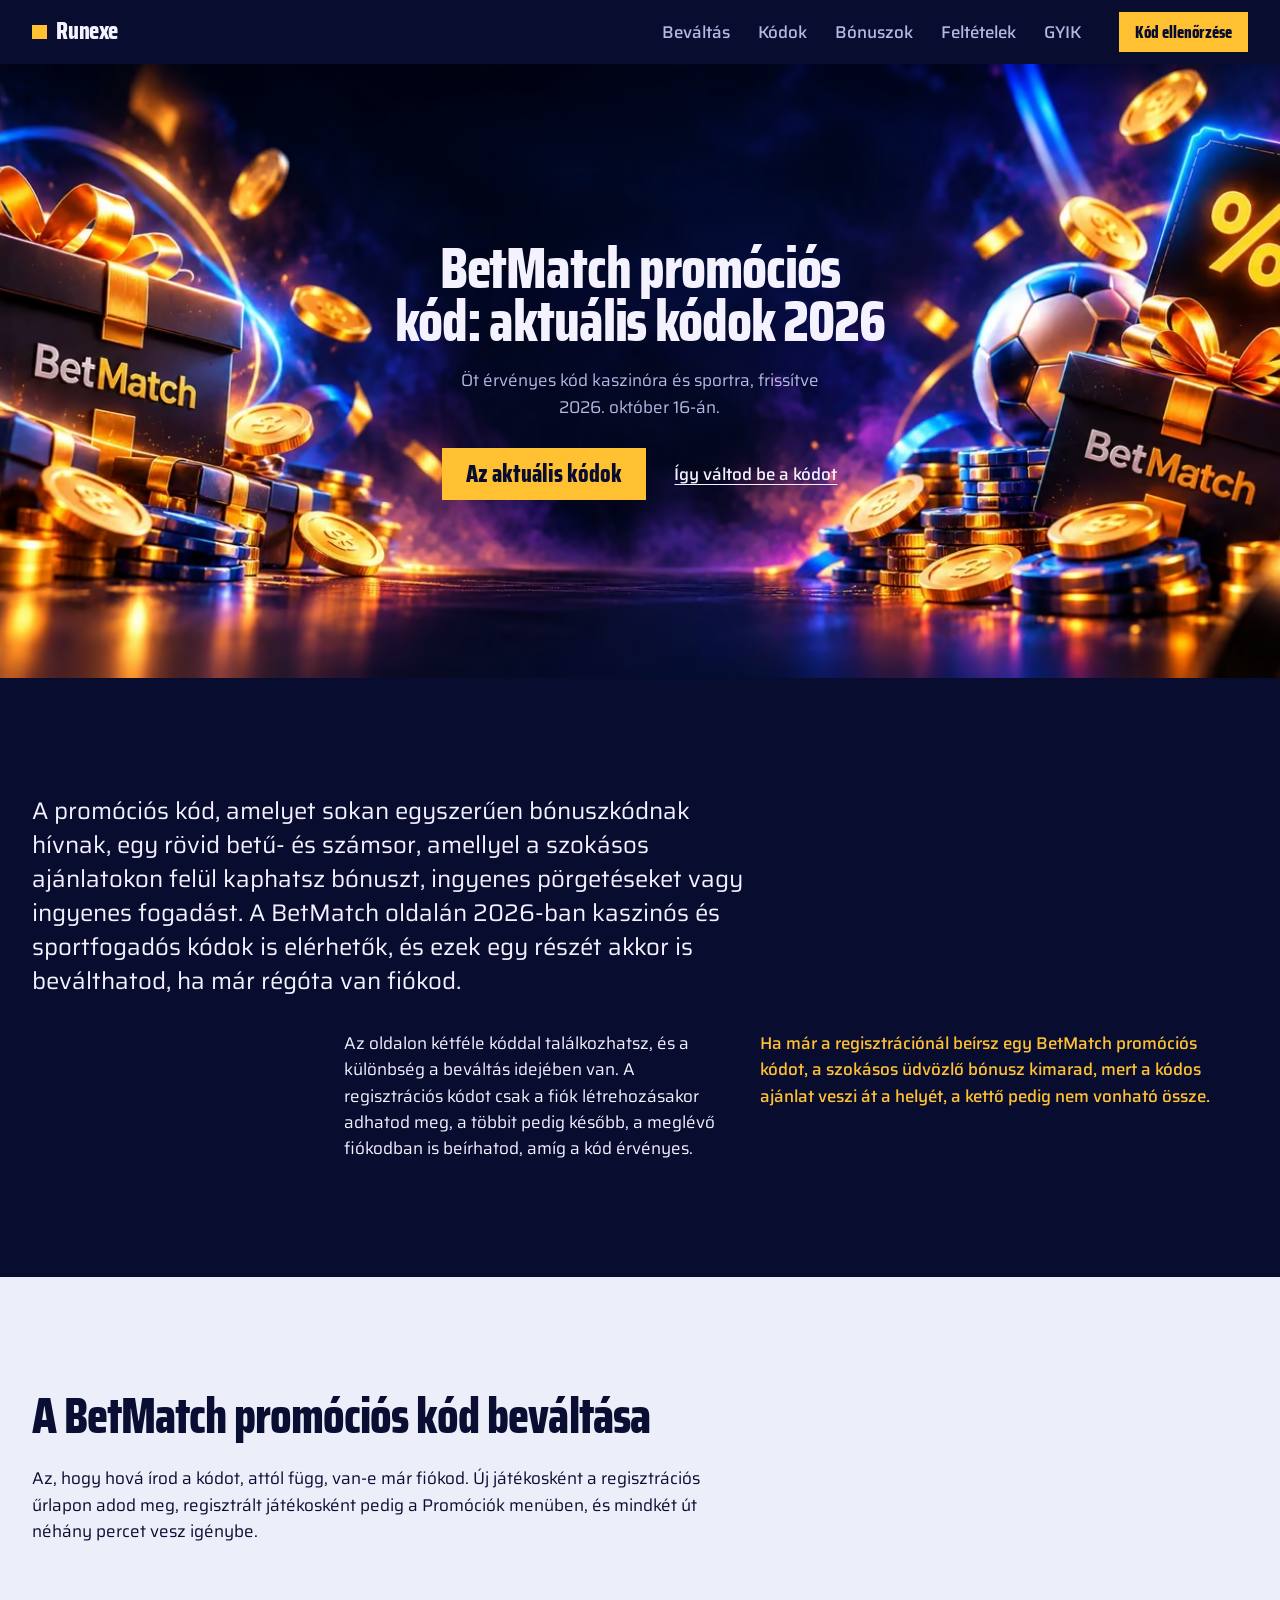
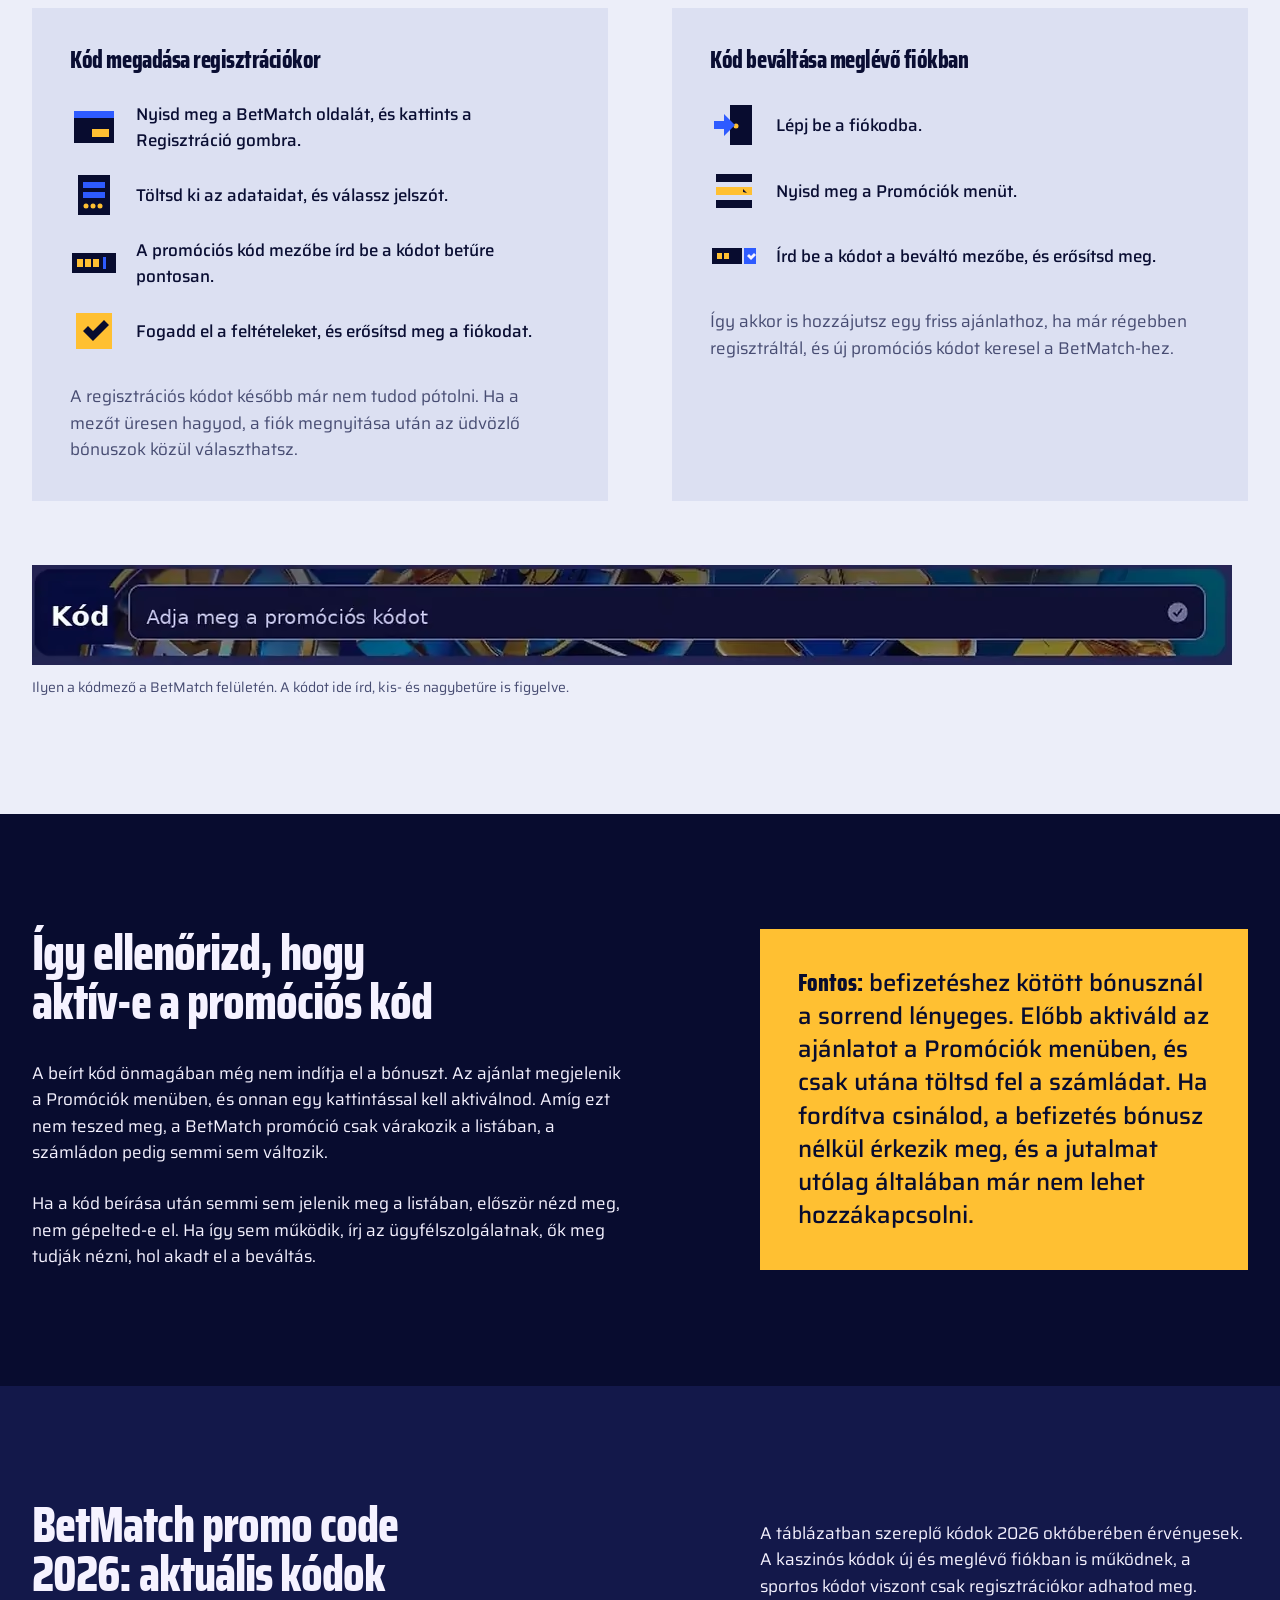
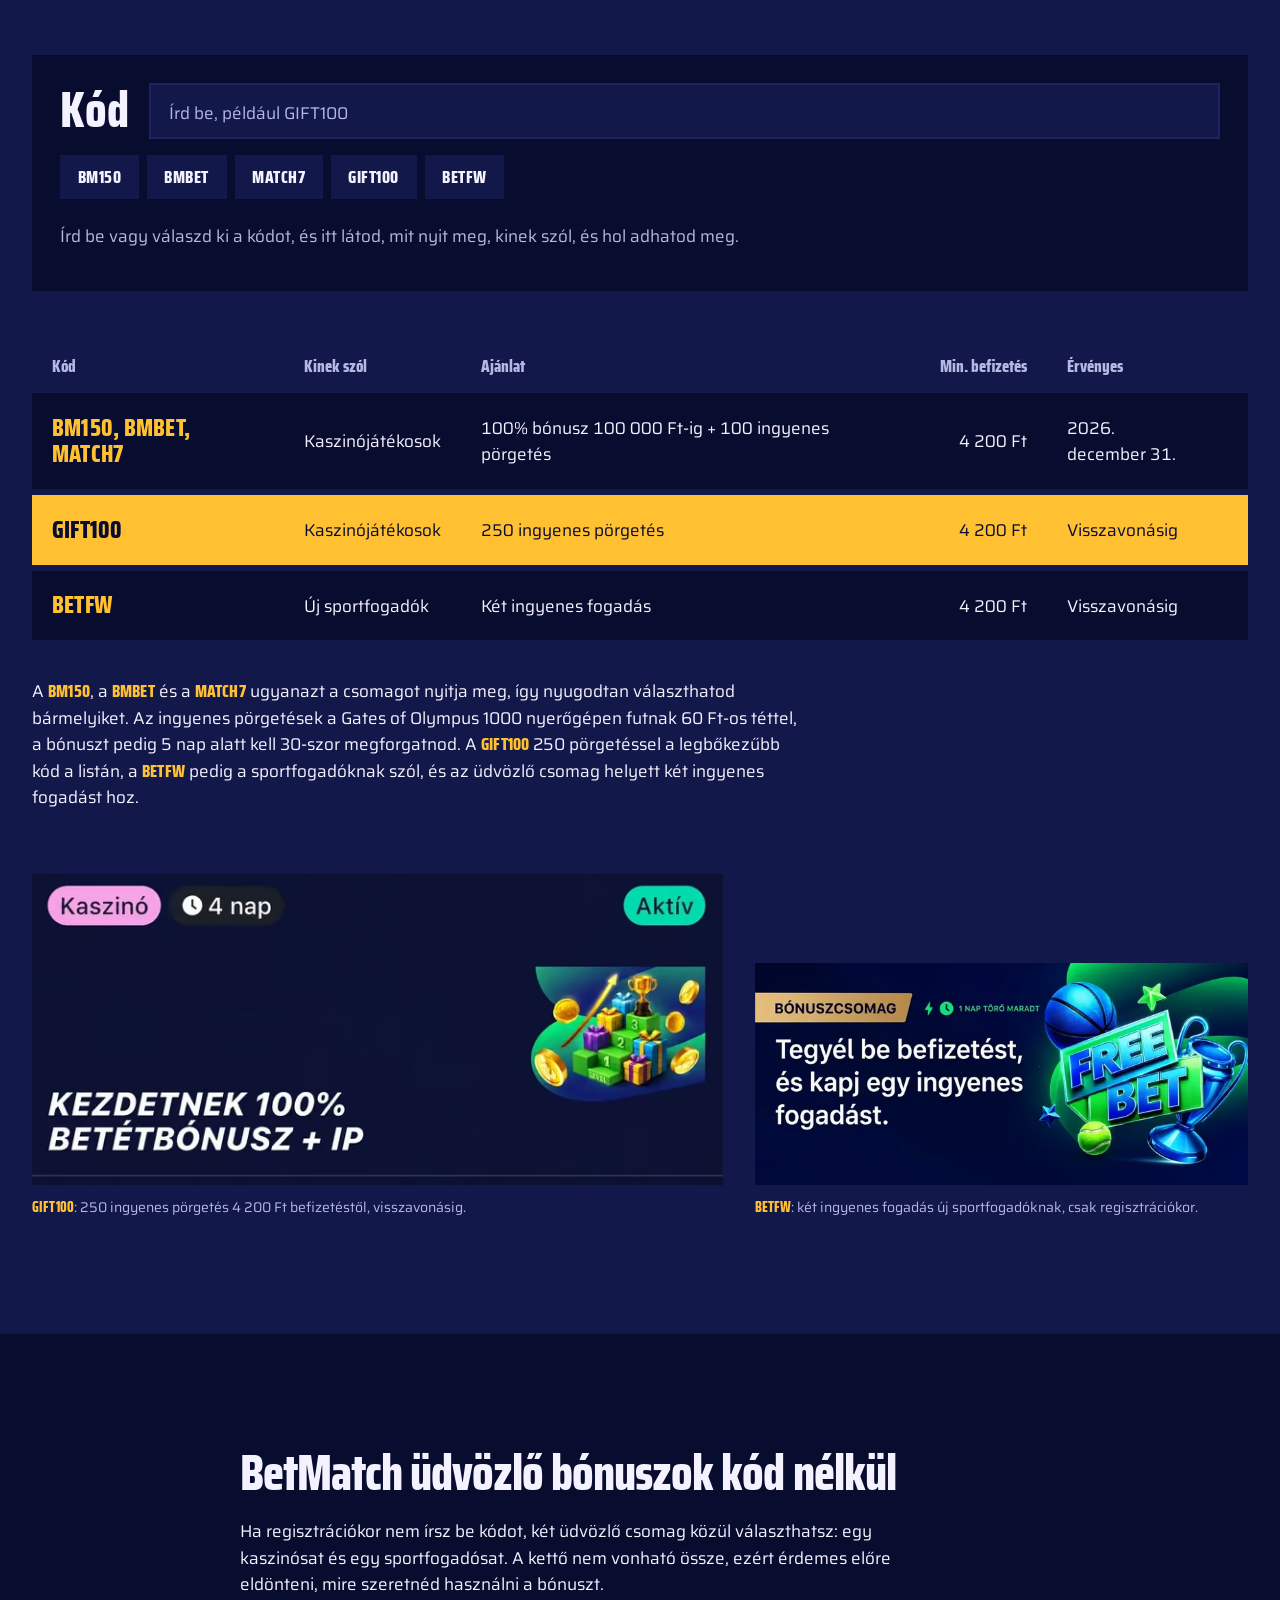
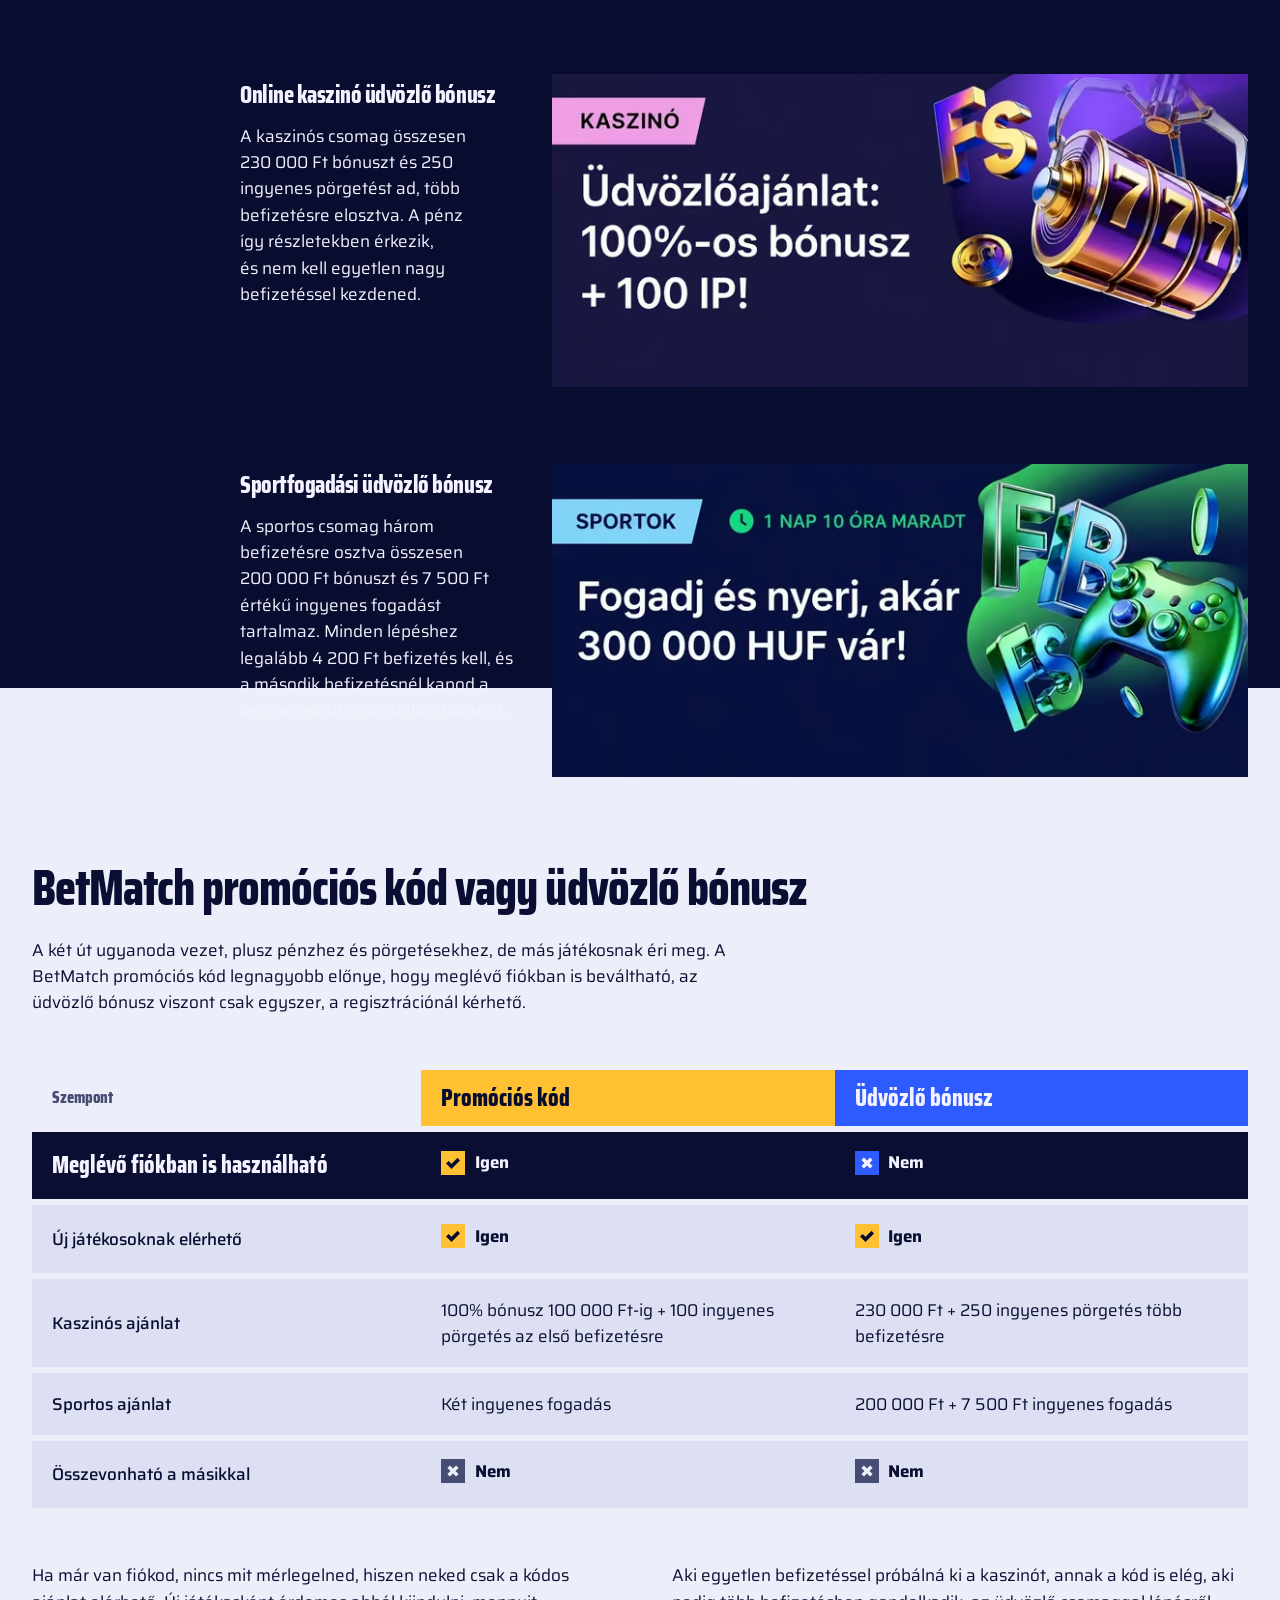
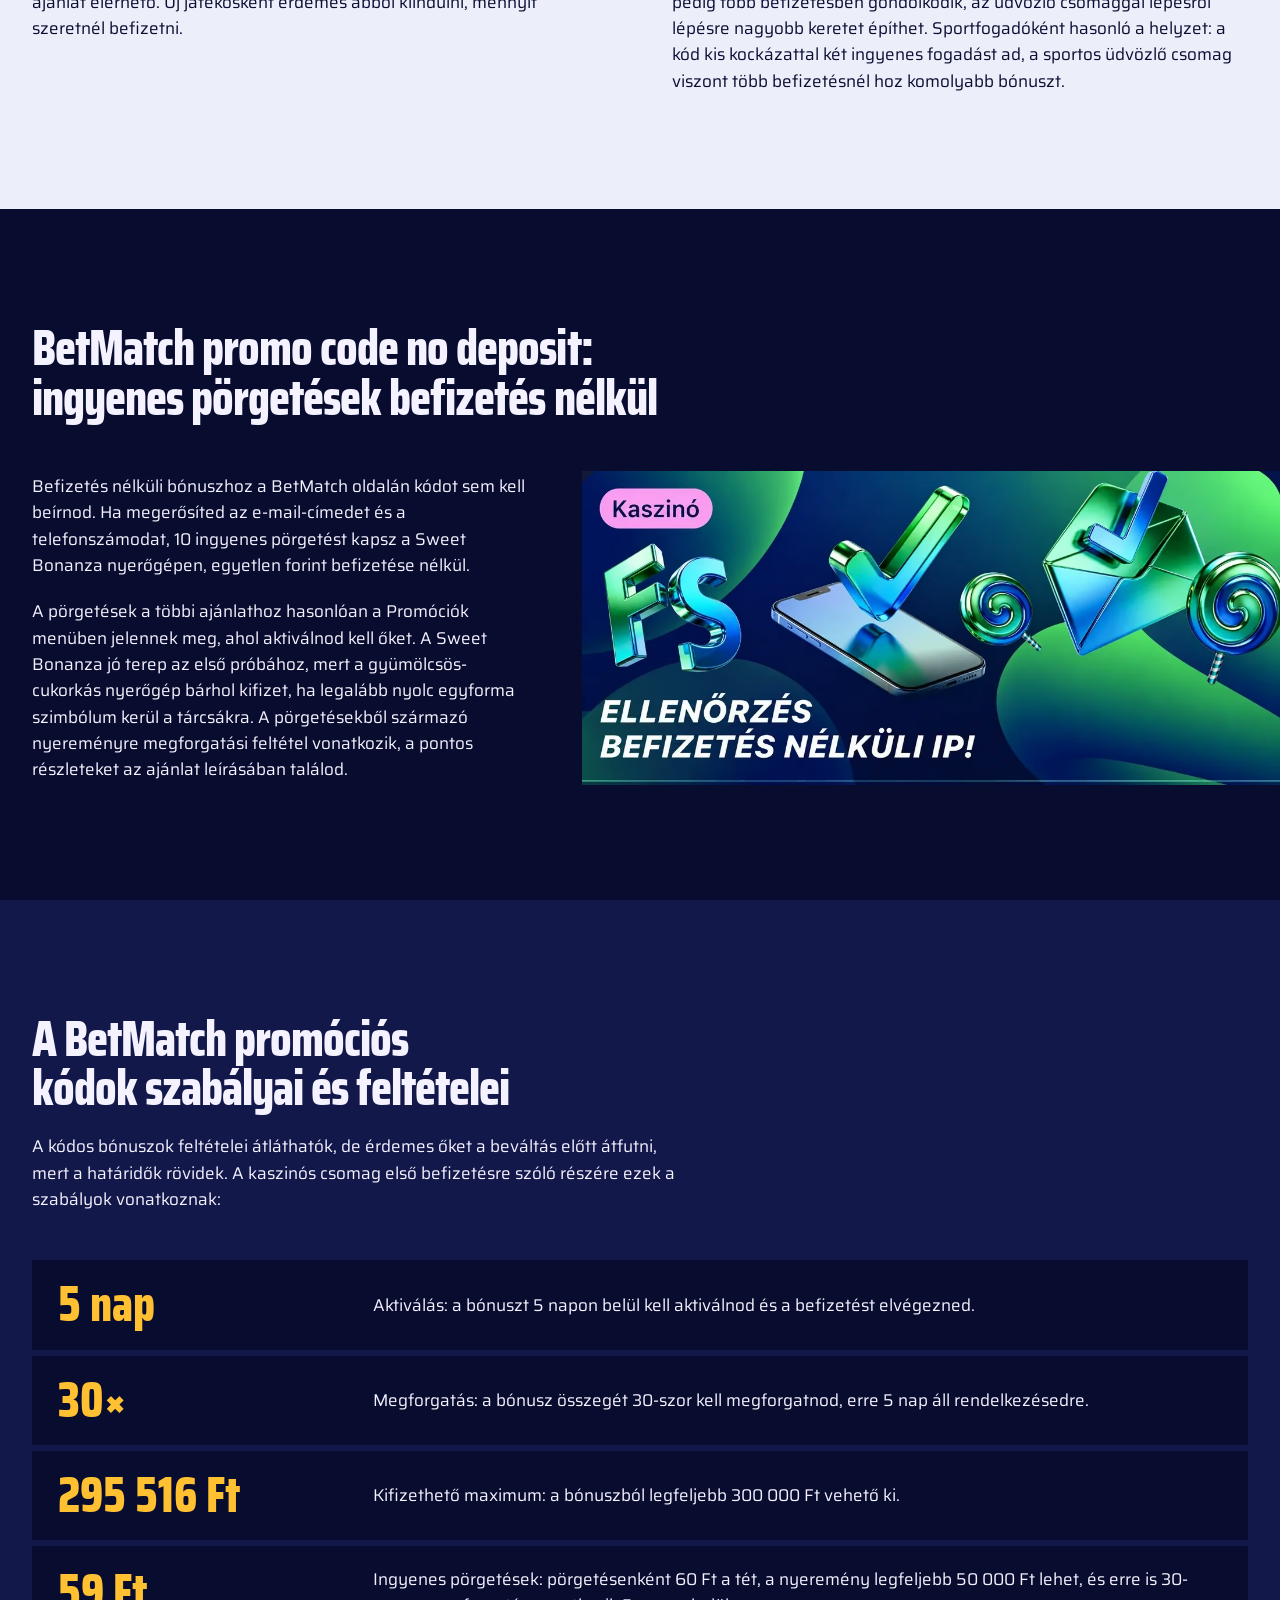
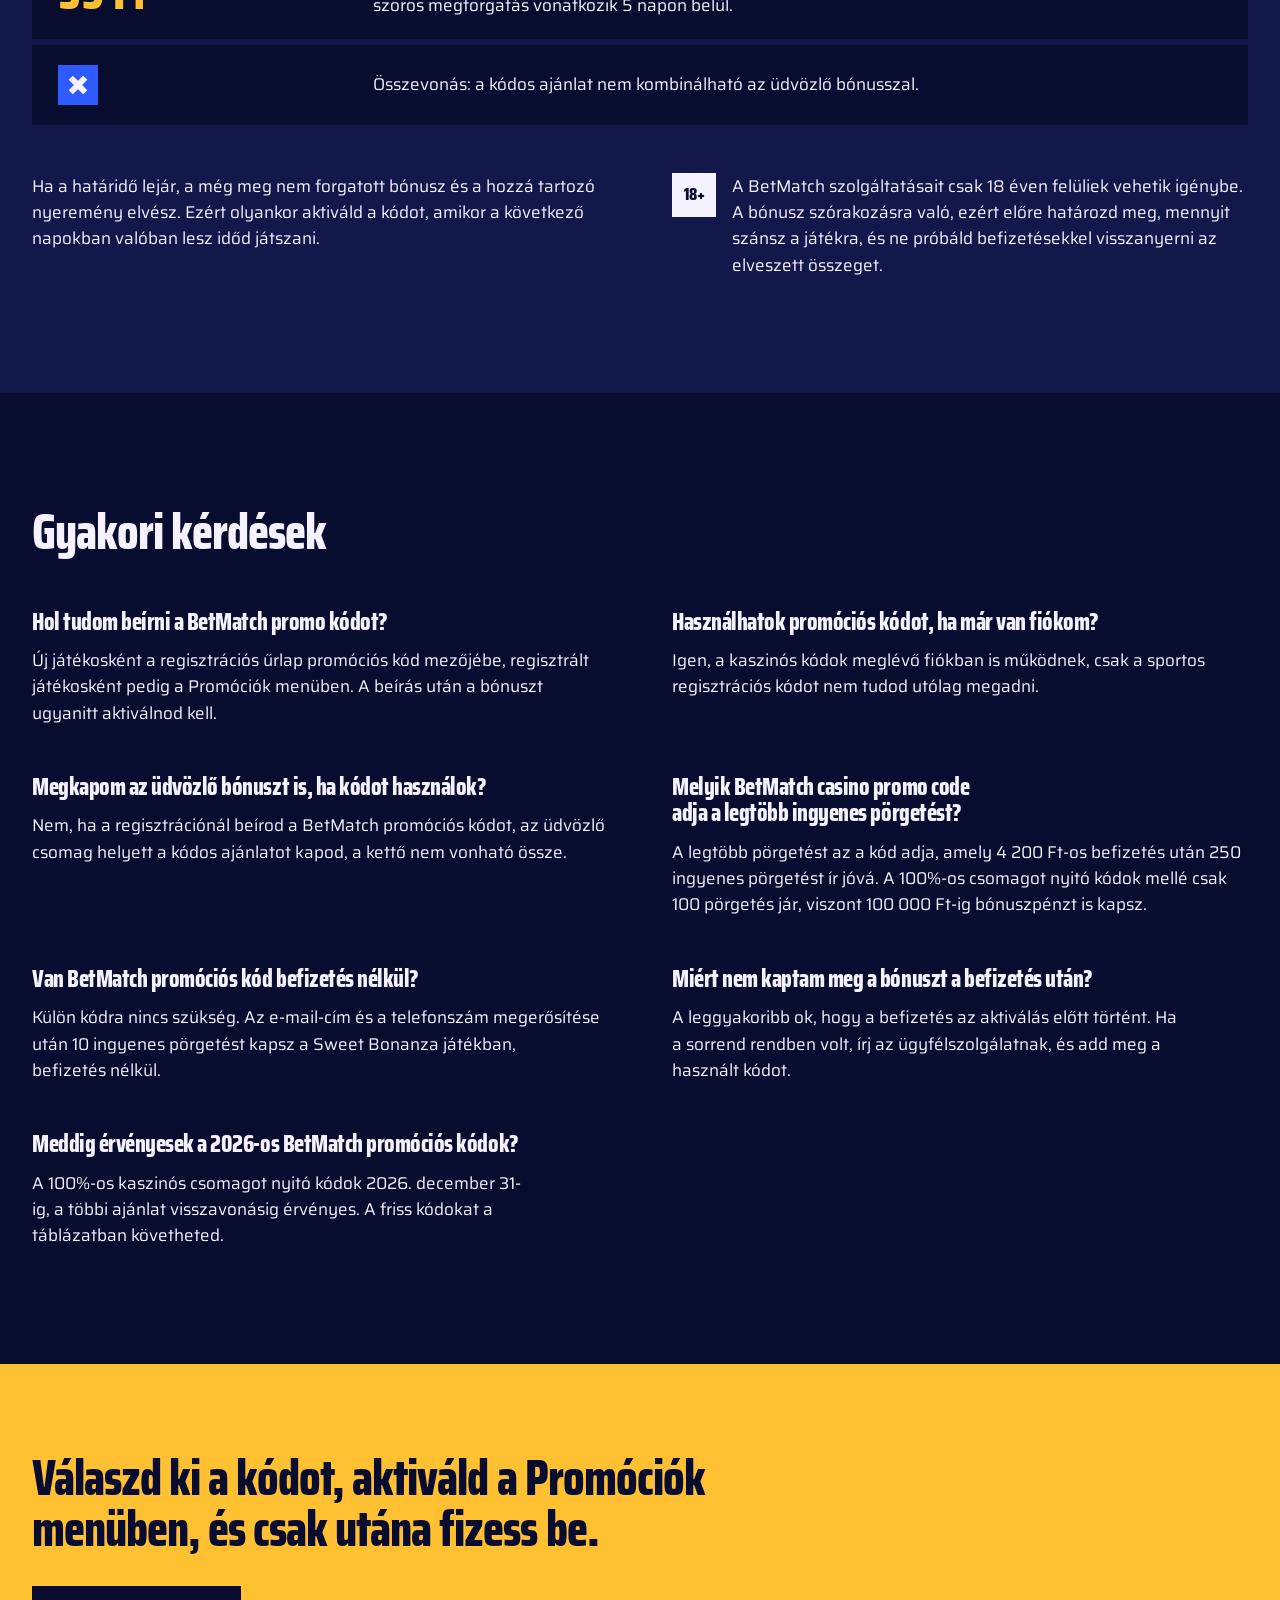
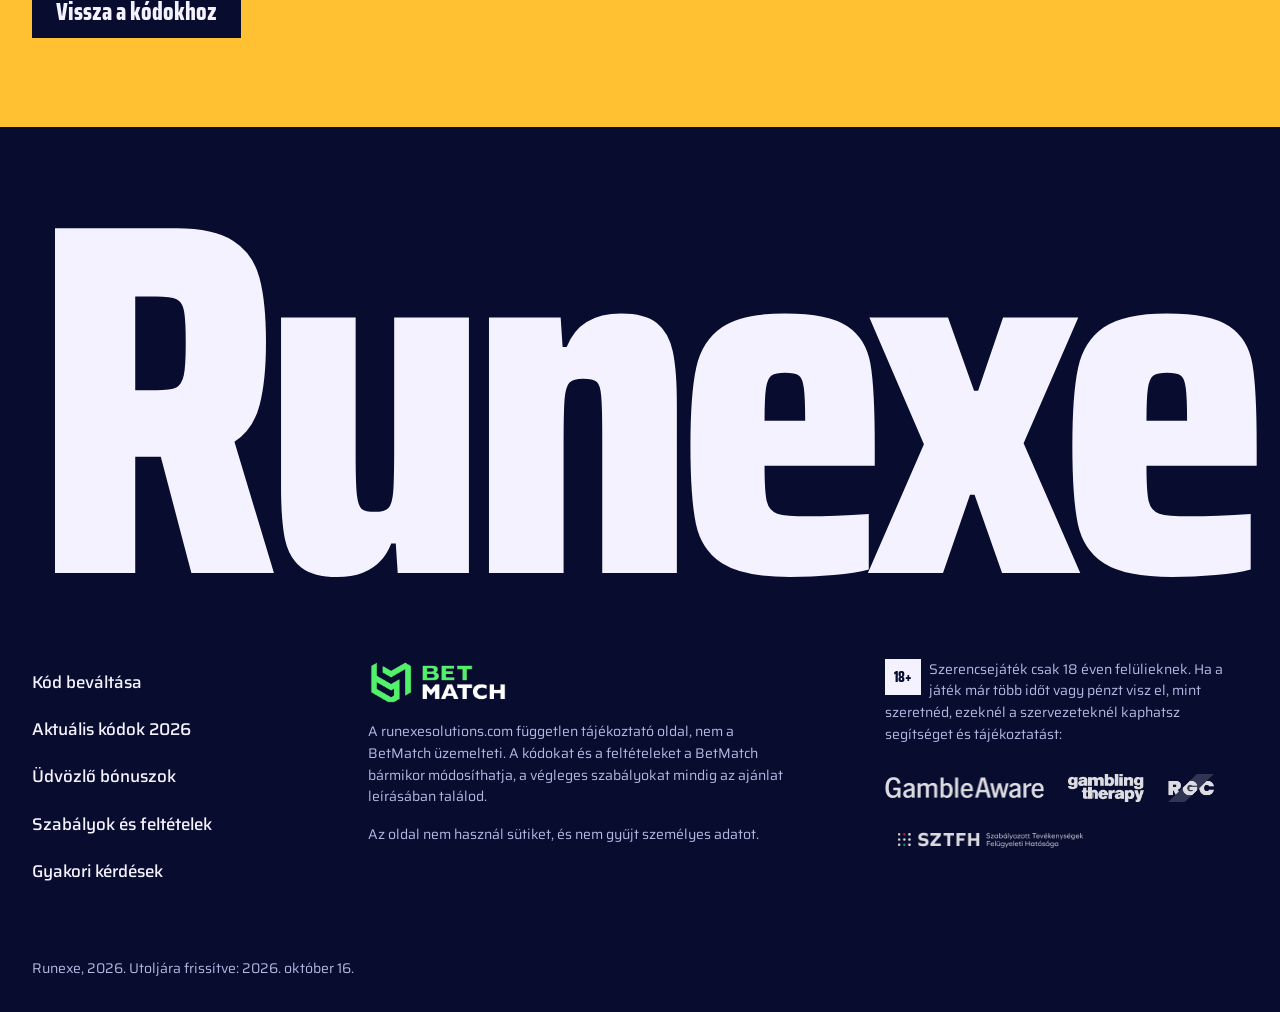
<file: runexesolutions.com/public/index.html>
<!doctype html>
<html lang="hu">
<head>
  <meta charset="utf-8">
  <meta name="viewport" content="width=device-width, initial-scale=1, viewport-fit=cover">
  <title>BetMatch promóciós kód ☑️ Aktuális bónuszkódok 2026</title>
  <meta name="description" content="Aktuális BetMatch promo code lista 2026-ra: kódok meglévő fiókhoz is, beváltás lépésről lépésre, feltételek és 10 ingyenes pörgetés befizetés nélkül.">
  <link rel="canonical" href="https://runexesolutions.com/">
  <meta name="robots" content="index, follow, max-image-preview:large">
  <meta name="theme-color" content="#080C2F">
  <meta name="color-scheme" content="dark light">
  <link rel="preload" href="fonts/saira-condensed-latin-800.woff2" as="font" type="font/woff2" crossorigin>
  <link rel="preload" href="fonts/saira-latin.woff2" as="font" type="font/woff2" crossorigin>
  <link rel="preload" as="image" type="image/avif" href="img/betmatch-promocios-kod-2026-1440.avif" imagesrcset="img/betmatch-promocios-kod-2026-960.avif 960w, img/betmatch-promocios-kod-2026-1440.avif 1440w, img/betmatch-promocios-kod-2026-1920.avif 1920w" imagesizes="100vw" media="(min-width: 761px)">
  <link rel="preload" as="image" type="image/avif" href="img/betmatch-promocios-kod-2026-mobil-780.avif" imagesrcset="img/betmatch-promocios-kod-2026-mobil-780.avif 780w, img/betmatch-promocios-kod-2026-mobil-1122.avif 1122w" imagesizes="100vw" media="(max-width: 760px)">
  <link rel="stylesheet" href="css/main.css">
  <link rel="icon" href="favicon.svg" type="image/svg+xml">
  <link rel="icon" href="favicon.ico" sizes="32x32">
  <link rel="apple-touch-icon" href="apple-touch-icon.png">
  <meta property="og:type" content="website">
  <meta property="og:locale" content="hu_HU">
  <meta property="og:site_name" content="Runexe">
  <meta property="og:title" content="BetMatch promóciós kód: aktuális kódok 2026">
  <meta property="og:description" content="Aktuális BetMatch promo code lista 2026-ra: kódok meglévő fiókhoz is, beváltás lépésről lépésre, feltételek és 10 ingyenes pörgetés befizetés nélkül.">
  <meta property="og:url" content="https://runexesolutions.com/">
  <meta property="og:image" content="https://runexesolutions.com/og.jpg">
  <meta property="og:image:width" content="1200">
  <meta property="og:image:height" content="630">
  <meta property="og:image:alt" content="BetMatch promóciós kód: aktuális kódok 2026">
  <meta name="twitter:card" content="summary_large_image">
  <script>document.documentElement.classList.add("js")</script>
  <script type="application/ld+json">
  {
    "@context": "https://schema.org",
    "@graph": [
      {
        "@type": "Organization",
        "@id": "https://runexesolutions.com/#org",
        "name": "Runexe",
        "url": "https://runexesolutions.com/",
        "logo": "https://runexesolutions.com/apple-touch-icon.png"
      },
      {
        "@type": "WebSite",
        "@id": "https://runexesolutions.com/#site",
        "url": "https://runexesolutions.com/",
        "name": "Runexe",
        "inLanguage": "hu-HU",
        "publisher": { "@id": "https://runexesolutions.com/#org" }
      },
      {
        "@type": "WebPage",
        "@id": "https://runexesolutions.com/#page",
        "url": "https://runexesolutions.com/",
        "name": "BetMatch promóciós kód: aktuális kódok 2026",
        "description": "Aktuális BetMatch promo code lista 2026-ra: kódok meglévő fiókhoz is, beváltás lépésről lépésre, feltételek és 10 ingyenes pörgetés befizetés nélkül.",
        "inLanguage": "hu-HU",
        "isPartOf": { "@id": "https://runexesolutions.com/#site" },
        "datePublished": "2026-10-16",
        "dateModified": "2026-10-16",
        "primaryImageOfPage": {
          "@type": "ImageObject",
          "url": "https://runexesolutions.com/img/betmatch-promocios-kod-2026-1920.webp",
          "width": 1920,
          "height": 800
        }
      },
      {
        "@type": "FAQPage",
        "@id": "https://runexesolutions.com/#gyik",
        "isPartOf": { "@id": "https://runexesolutions.com/#page" },
        "inLanguage": "hu-HU",
        "mainEntity": [
          {
            "@type": "Question",
            "name": "Hol tudom beírni a BetMatch promo kódot?",
            "acceptedAnswer": { "@type": "Answer", "text": "Új játékosként a regisztrációs űrlap promóciós kód mezőjébe, regisztrált játékosként pedig a Promóciók menüben. A beírás után a bónuszt ugyanitt aktiválnod kell." }
          },
          {
            "@type": "Question",
            "name": "Használhatok promóciós kódot, ha már van fiókom?",
            "acceptedAnswer": { "@type": "Answer", "text": "Igen, a kaszinós kódok meglévő fiókban is működnek, csak a sportos regisztrációs kódot nem tudod utólag megadni." }
          },
          {
            "@type": "Question",
            "name": "Megkapom az üdvözlő bónuszt is, ha kódot használok?",
            "acceptedAnswer": { "@type": "Answer", "text": "Nem, ha a regisztrációnál beírod a BetMatch promóciós kódot, az üdvözlő csomag helyett a kódos ajánlatot kapod, a kettő nem vonható össze." }
          },
          {
            "@type": "Question",
            "name": "Melyik BetMatch casino promo code adja a legtöbb ingyenes pörgetést?",
            "acceptedAnswer": { "@type": "Answer", "text": "A legtöbb pörgetést az a kód adja, amely 4 200 Ft-os befizetés után 250 ingyenes pörgetést ír jóvá. A 100%-os csomagot nyitó kódok mellé csak 100 pörgetés jár, viszont 100 000 Ft-ig bónuszpénzt is kapsz." }
          },
          {
            "@type": "Question",
            "name": "Van BetMatch promóciós kód befizetés nélkül?",
            "acceptedAnswer": { "@type": "Answer", "text": "Külön kódra nincs szükség. Az e-mail-cím és a telefonszám megerősítése után 10 ingyenes pörgetést kapsz a Sweet Bonanza játékban, befizetés nélkül." }
          },
          {
            "@type": "Question",
            "name": "Miért nem kaptam meg a bónuszt a befizetés után?",
            "acceptedAnswer": { "@type": "Answer", "text": "A leggyakoribb ok, hogy a befizetés az aktiválás előtt történt. Ha a sorrend rendben volt, írj az ügyfélszolgálatnak, és add meg a használt kódot." }
          },
          {
            "@type": "Question",
            "name": "Meddig érvényesek a 2026-os BetMatch promóciós kódok?",
            "acceptedAnswer": { "@type": "Answer", "text": "A 100%-os kaszinós csomagot nyitó kódok 2026. december 31-ig, a többi ajánlat visszavonásig érvényes. A friss kódokat a táblázatban követheted." }
          }
        ]
      }
    ]
  }
  </script>
</head>
<body>
  <a class="skip" href="#tartalom">Ugrás a tartalomhoz</a>

  <svg class="sprite" aria-hidden="true" focusable="false">
    <symbol id="p-open" viewBox="0 0 48 48"><rect x="4" y="8" width="40" height="32" fill="#080C2F"/><rect x="4" y="8" width="40" height="7" fill="#2E5BFF"/><rect x="22" y="26" width="17" height="8" fill="#FFC032"/></symbol>
    <symbol id="p-form" viewBox="0 0 48 48"><rect x="8" y="4" width="32" height="40" fill="#080C2F"/><rect x="13" y="11" width="22" height="6" fill="#2E5BFF"/><rect x="13" y="21" width="22" height="6" fill="#2E5BFF"/><circle cx="16" cy="35" r="2.5" fill="#FFC032"/><circle cx="23" cy="35" r="2.5" fill="#FFC032"/><circle cx="30" cy="35" r="2.5" fill="#FFC032"/></symbol>
    <symbol id="p-code" viewBox="0 0 48 48"><rect x="2" y="14" width="44" height="20" fill="#080C2F"/><rect x="7" y="20" width="6" height="8" fill="#FFC032"/><rect x="15" y="20" width="6" height="8" fill="#FFC032"/><rect x="23" y="20" width="6" height="8" fill="#FFC032"/><rect x="33" y="18" width="3" height="12" fill="#2E5BFF"/></symbol>
    <symbol id="p-check" viewBox="0 0 48 48"><rect x="6" y="6" width="36" height="36" fill="#FFC032"/><path d="M13 24l5-5 5 5 11-11 5 5-16 16z" fill="#080C2F"/></symbol>
    <symbol id="p-login" viewBox="0 0 48 48"><rect x="20" y="4" width="22" height="40" fill="#080C2F"/><circle cx="26" cy="25" r="2.5" fill="#FFC032"/><path d="M4 20h10v-7l11 11-11 11v-7H4z" fill="#2E5BFF"/></symbol>
    <symbol id="p-menu" viewBox="0 0 48 48"><rect x="6" y="7" width="36" height="8" fill="#080C2F"/><rect x="6" y="20" width="36" height="8" fill="#FFC032"/><rect x="6" y="33" width="36" height="8" fill="#080C2F"/><path d="M33 22l4 4-4-1z" fill="#080C2F"/></symbol>
    <symbol id="p-redeem" viewBox="0 0 48 48"><rect x="2" y="16" width="30" height="16" fill="#080C2F"/><rect x="7" y="21" width="5" height="6" fill="#FFC032"/><rect x="14" y="21" width="5" height="6" fill="#FFC032"/><rect x="34" y="16" width="12" height="16" fill="#2E5BFF"/><path d="M37 24l2-2 2 2 3-3 2 2-5 5z" fill="#F5F2FF"/></symbol>
    <symbol id="i-yes" viewBox="0 0 24 24"><rect width="24" height="24" fill="currentColor"/><path d="M5 12.5l2.6-2.6 2.9 2.9 6-6 2.5 2.6-8.5 8.5z" fill="var(--mark, #F5F2FF)"/></symbol>
    <symbol id="i-no" viewBox="0 0 24 24"><rect width="24" height="24" fill="currentColor"/><path d="M6.4 8.9l2.5-2.5 3.1 3.1 3.1-3.1 2.5 2.5-3.1 3.1 3.1 3.1-2.5 2.5-3.1-3.1-3.1 3.1-2.5-2.5 3.1-3.1z" fill="var(--mark, #F5F2FF)"/></symbol>
  </svg>

  <header class="bar">
    <div class="bar-in">
      <a class="mark" href="./">Runexe</a>
      <nav class="nav" aria-label="Az oldal részei">
        <button class="toggle" type="button" aria-expanded="false" aria-controls="menu">Tartalom</button>
        <ul id="menu">
          <li><a href="#bevaltas">Beváltás</a></li>
          <li><a href="#kodok">Kódok</a></li>
          <li><a href="#bonuszok">Bónuszok</a></li>
          <li><a href="#feltetelek">Feltételek</a></li>
          <li><a href="#gyik">GYIK</a></li>
        </ul>
      </nav>
      <a class="act act-bar" href="#kodok">Kód ellenőrzése</a>
    </div>
  </header>

  <main id="tartalom">
    <section class="cover" aria-labelledby="cim">
      <picture class="cover-media">
        <source media="(max-width: 760px)" type="image/avif" srcset="img/betmatch-promocios-kod-2026-mobil-780.avif 780w, img/betmatch-promocios-kod-2026-mobil-1122.avif 1122w" sizes="100vw" width="1122" height="1402">
        <source media="(max-width: 760px)" type="image/webp" srcset="img/betmatch-promocios-kod-2026-mobil-780.webp 780w, img/betmatch-promocios-kod-2026-mobil-1122.webp 1122w" sizes="100vw" width="1122" height="1402">
        <source type="image/avif" srcset="img/betmatch-promocios-kod-2026-960.avif 960w, img/betmatch-promocios-kod-2026-1440.avif 1440w, img/betmatch-promocios-kod-2026-1920.avif 1920w" sizes="100vw">
        <img src="img/betmatch-promocios-kod-2026-1440.webp" srcset="img/betmatch-promocios-kod-2026-960.webp 960w, img/betmatch-promocios-kod-2026-1440.webp 1440w, img/betmatch-promocios-kod-2026-1920.webp 1920w" sizes="100vw" width="1920" height="800" fetchpriority="high" decoding="async" alt="Fekete-arany BetMatch ajándékdobozok aranyérmékkel, zsetonokkal, focilabdával és százalékos kuponnal sötétkék háttér előtt">
      </picture>
      <div class="cover-text">
        <h1 id="cim">BetMatch promóciós kód: aktuális kódok 2026</h1>
        <p class="cover-line">Öt érvényes kód kaszinóra és sportra, frissítve <time datetime="2026-10-16">2026. október 16-án</time>.</p>
        <div class="cover-acts">
          <a class="act" href="#kodok">Az aktuális kódok</a>
          <a class="link" href="#bevaltas">Így váltod be a kódot</a>
        </div>
      </div>
    </section>

    <section class="lead" aria-label="Bevezető">
      <div class="wrap">
        <p class="lead-first">A promóciós kód, amelyet sokan egyszerűen bónuszkódnak hívnak, egy rövid betű- és számsor, amellyel a szokásos ajánlatokon felül kaphatsz bónuszt, ingyenes pörgetéseket vagy ingyenes fogadást. A BetMatch oldalán 2026-ban kaszinós és sportfogadós kódok is elérhetők, és ezek egy részét akkor is beválthatod, ha már régóta van fiókod.</p>
        <p>Az oldalon kétféle kóddal találkozhatsz, és a különbség a beváltás idejében van. A regisztrációs kódot csak a fiók létrehozásakor adhatod meg, a többit pedig később, a meglévő fiókodban is beírhatod, amíg a kód érvényes.</p>
        <p class="lead-warn">Ha már a regisztrációnál beírsz egy BetMatch promóciós kódot, a szokásos üdvözlő bónusz kimarad, mert a kódos ajánlat veszi át a helyét, a kettő pedig nem vonható össze.</p>
      </div>
    </section>

    <section class="leaflet" id="bevaltas" aria-labelledby="bevaltas-cim">
      <div class="wrap">
        <h2 id="bevaltas-cim">A BetMatch promóciós kód beváltása</h2>
        <p class="leaflet-intro">Az, hogy hová írod a kódot, attól függ, van-e már fiókod. Új játékosként a regisztrációs űrlapon adod meg, regisztrált játékosként pedig a Promóciók menüben, és mindkét út néhány percet vesz igénybe.</p>
        <div class="leaflet-cols">
          <div class="side">
            <h3>Kód megadása regisztrációkor</h3>
            <ol class="steps">
              <li><svg class="pict" width="48" height="48" aria-hidden="true"><use href="#p-open"/></svg><span>Nyisd meg a BetMatch oldalát, és kattints a Regisztráció gombra.</span></li>
              <li><svg class="pict" width="48" height="48" aria-hidden="true"><use href="#p-form"/></svg><span>Töltsd ki az adataidat, és válassz jelszót.</span></li>
              <li><svg class="pict" width="48" height="48" aria-hidden="true"><use href="#p-code"/></svg><span>A promóciós kód mezőbe írd be a kódot betűre pontosan.</span></li>
              <li><svg class="pict" width="48" height="48" aria-hidden="true"><use href="#p-check"/></svg><span>Fogadd el a feltételeket, és erősítsd meg a fiókodat.</span></li>
            </ol>
            <p>A regisztrációs kódot később már nem tudod pótolni. Ha a mezőt üresen hagyod, a fiók megnyitása után az üdvözlő bónuszok közül választhatsz.</p>
          </div>
          <div class="side">
            <h3>Kód beváltása meglévő fiókban</h3>
            <ol class="steps">
              <li><svg class="pict" width="48" height="48" aria-hidden="true"><use href="#p-login"/></svg><span>Lépj be a fiókodba.</span></li>
              <li><svg class="pict" width="48" height="48" aria-hidden="true"><use href="#p-menu"/></svg><span>Nyisd meg a Promóciók menüt.</span></li>
              <li><svg class="pict" width="48" height="48" aria-hidden="true"><use href="#p-redeem"/></svg><span>Írd be a kódot a beváltó mezőbe, és erősítsd meg.</span></li>
            </ol>
            <p>Így akkor is hozzájutsz egy friss ajánlathoz, ha már régebben regisztráltál, és új promóciós kódot keresel a BetMatch-hez.</p>
          </div>
        </div>
        <figure class="field-shot">
          <picture>
            <source type="image/avif" srcset="img/betmatch-promocios-kod-mezo-720.avif 720w, img/betmatch-promocios-kod-mezo-1200.avif 1200w" sizes="(max-width: 1360px) 100vw, 1300px">
            <img src="img/betmatch-promocios-kod-mezo-1200.webp" srcset="img/betmatch-promocios-kod-mezo-720.webp 720w, img/betmatch-promocios-kod-mezo-1200.webp 1200w" sizes="(max-width: 1360px) 100vw, 1300px" width="1200" height="100" loading="lazy" decoding="async" alt="A BetMatch Kód mezője „Adja meg a promóciós kódot” szöveggel, sötétkék sávban">
          </picture>
          <figcaption>Ilyen a kódmező a BetMatch felületén. A kódot ide írd, kis- és nagybetűre is figyelve.</figcaption>
        </figure>
      </div>
    </section>

    <section class="order" aria-labelledby="aktiv-cim">
      <div class="wrap order-grid">
        <h2 id="aktiv-cim">Így ellenőrizd, hogy aktív-e a promóciós kód</h2>
        <p class="order-a">A beírt kód önmagában még nem indítja el a bónuszt. Az ajánlat megjelenik a Promóciók menüben, és onnan egy kattintással kell aktiválnod. Amíg ezt nem teszed meg, a BetMatch promóció csak várakozik a listában, a számládon pedig semmi sem változik.</p>
        <p class="notice"><strong>Fontos:</strong> befizetéshez kötött bónusznál a sorrend lényeges. Előbb aktiváld az ajánlatot a Promóciók menüben, és csak utána töltsd fel a számládat. Ha fordítva csinálod, a befizetés bónusz nélkül érkezik meg, és a jutalmat utólag általában már nem lehet hozzákapcsolni.</p>
        <p class="order-b">Ha a kód beírása után semmi sem jelenik meg a listában, először nézd meg, nem gépelted-e el. Ha így sem működik, írj az ügyfélszolgálatnak, ők meg tudják nézni, hol akadt el a beváltás.</p>
      </div>
    </section>

    <section class="sheet" id="kodok" aria-labelledby="kodok-cim">
      <div class="wrap">
        <div class="sheet-head">
          <h2 id="kodok-cim">BetMatch promo code 2026: aktuális kódok</h2>
          <p>A táblázatban szereplő kódok 2026 októberében érvényesek. A kaszinós kódok új és meglévő fiókban is működnek, a sportos kódot viszont csak regisztrációkor adhatod meg.</p>
        </div>

        <div class="lookup" id="kodellenorzo" hidden>
          <label class="lookup-label" for="kod">Kód</label>
          <input class="lookup-field" id="kod" name="kod" type="text" autocomplete="off" autocapitalize="characters" spellcheck="false" maxlength="12" placeholder="Írd be, például GIFT100">
          <div class="picks" role="group" aria-label="Kódok a listáról">
            <button type="button" data-pick="BM150">BM150</button>
            <button type="button" data-pick="BMBET">BMBET</button>
            <button type="button" data-pick="MATCH7">MATCH7</button>
            <button type="button" data-pick="GIFT100">GIFT100</button>
            <button type="button" data-pick="BETFW">BETFW</button>
          </div>
          <div class="verdict" aria-live="polite" data-state="idle">
            <p class="verdict-hint">Írd be vagy válaszd ki a kódot, és itt látod, mit nyit meg, kinek szól, és hol adhatod meg.</p>
          </div>
        </div>

        <div class="squad-scroll">
          <table class="squad">
            <thead>
              <tr>
                <th scope="col">Kód</th>
                <th scope="col">Kinek szól</th>
                <th scope="col">Ajánlat</th>
                <th scope="col" class="num">Min. befizetés</th>
                <th scope="col">Érvényes</th>
              </tr>
            </thead>
            <tbody>
              <tr data-codes="BM150 BMBET MATCH7" data-where="Regisztrációkor a promóciós kód mezőben, vagy a meglévő fiókodban a Promóciók menüben. A BM150, a BMBET és a MATCH7 ugyanazt a csomagot nyitja meg.">
                <th scope="row" translate="no">BM150, BMBET, MATCH7</th>
                <td data-label="Kinek szól">Kaszinójátékosok</td>
                <td data-label="Ajánlat">100% bónusz 100&nbsp;000&nbsp;Ft-ig + 100 ingyenes pörgetés</td>
                <td data-label="Min. befizetés" class="num">4&nbsp;200&nbsp;Ft</td>
                <td data-label="Érvényes">2026. december&nbsp;31.</td>
              </tr>
              <tr class="top" data-codes="GIFT100" data-where="Regisztrációkor a promóciós kód mezőben, vagy a meglévő fiókodban a Promóciók menüben.">
                <th scope="row" translate="no">GIFT100</th>
                <td data-label="Kinek szól">Kaszinójátékosok</td>
                <td data-label="Ajánlat">250 ingyenes pörgetés</td>
                <td data-label="Min. befizetés" class="num">4&nbsp;200&nbsp;Ft</td>
                <td data-label="Érvényes">Visszavonásig</td>
              </tr>
              <tr data-codes="BETFW" data-where="Csak regisztrációkor, a promóciós kód mezőben. Később már nem pótolható, és az üdvözlő csomag helyett jár.">
                <th scope="row" translate="no">BETFW</th>
                <td data-label="Kinek szól">Új sportfogadók</td>
                <td data-label="Ajánlat">Két ingyenes fogadás</td>
                <td data-label="Min. befizetés" class="num">4&nbsp;200&nbsp;Ft</td>
                <td data-label="Érvényes">Visszavonásig</td>
              </tr>
            </tbody>
          </table>
        </div>

        <p class="sheet-note">A <span class="c" translate="no">BM150</span>, a <span class="c" translate="no">BMBET</span> és a <span class="c" translate="no">MATCH7</span> ugyanazt a csomagot nyitja meg, így nyugodtan választhatod bármelyiket. Az ingyenes pörgetések a <span translate="no">Gates of Olympus 1000</span> nyerőgépen futnak 60&nbsp;Ft-os téttel, a bónuszt pedig 5 nap alatt kell 30-szor megforgatnod. A <span class="c" translate="no">GIFT100</span> 250 pörgetéssel a legbőkezűbb kód a listán, a <span class="c" translate="no">BETFW</span> pedig a sportfogadóknak szól, és az üdvözlő csomag helyett két ingyenes fogadást hoz.</p>

        <div class="pair">
          <figure class="pair-wide">
            <picture>
              <source type="image/avif" srcset="img/betmatch-gift100-kod-720.avif 720w, img/betmatch-gift100-kod-1200.avif 1200w" sizes="(max-width: 760px) 100vw, 56vw">
              <img src="img/betmatch-gift100-kod-1200.webp" srcset="img/betmatch-gift100-kod-720.webp 720w, img/betmatch-gift100-kod-1200.webp 1200w" sizes="(max-width: 760px) 100vw, 56vw" width="1200" height="540" loading="lazy" decoding="async" alt="BetMatch kaszinós ajánlatkártya Aktív jelzéssel, ajándékdobozos dobogóval, kupával és „Kezdetnek 100% betétbónusz + IP” felirattal">
            </picture>
            <figcaption><span class="c" translate="no">GIFT100</span>: 250 ingyenes pörgetés 4&nbsp;200&nbsp;Ft befizetéstől, visszavonásig.</figcaption>
          </figure>
          <figure class="pair-narrow">
            <picture>
              <source type="image/avif" srcset="img/betmatch-betfw-ingyenes-fogadas-720.avif 720w, img/betmatch-betfw-ingyenes-fogadas-1200.avif 1200w" sizes="(max-width: 760px) 100vw, 40vw">
              <img src="img/betmatch-betfw-ingyenes-fogadas-720.webp" srcset="img/betmatch-betfw-ingyenes-fogadas-720.webp 720w, img/betmatch-betfw-ingyenes-fogadas-1200.webp 1200w" sizes="(max-width: 760px) 100vw, 40vw" width="1200" height="540" loading="lazy" decoding="async" alt="BetMatch bónuszcsomag-banner kosárlabdával, teniszlabdával, kupával és Free Bet felirattal: „Tegyél be befizetést, és kapj egy ingyenes fogadást.”">
            </picture>
            <figcaption><span class="c" translate="no">BETFW</span>: két ingyenes fogadás új sportfogadóknak, csak regisztrációkor.</figcaption>
          </figure>
        </div>
      </div>
    </section>

    <section class="welcome" id="bonuszok" aria-labelledby="bonusz-cim">
      <div class="wrap welcome-grid">
        <div class="welcome-head">
          <h2 id="bonusz-cim">BetMatch üdvözlő bónuszok kód nélkül</h2>
          <p>Ha regisztrációkor nem írsz be kódot, két üdvözlő csomag közül választhatsz: egy kaszinósat és egy sportfogadósat. A kettő nem vonható össze, ezért érdemes előre eldönteni, mire szeretnéd használni a bónuszt.</p>
        </div>
        <div class="offer">
          <div class="offer-text">
            <h3>Online kaszinó üdvözlő bónusz</h3>
            <p>A kaszinós csomag összesen 230&nbsp;000&nbsp;Ft bónuszt és 250 ingyenes pörgetést ad, több befizetésre elosztva. A pénz így részletekben érkezik, és nem kell egyetlen nagy befizetéssel kezdened.</p>
          </div>
          <picture class="offer-media">
            <source type="image/avif" srcset="img/betmatch-kaszino-udvozlo-bonusz-720.avif 720w, img/betmatch-kaszino-udvozlo-bonusz-1200.avif 1200w" sizes="(max-width: 760px) 100vw, 56vw">
            <img src="img/betmatch-kaszino-udvozlo-bonusz-1200.webp" srcset="img/betmatch-kaszino-udvozlo-bonusz-720.webp 720w, img/betmatch-kaszino-udvozlo-bonusz-1200.webp 1200w" sizes="(max-width: 760px) 100vw, 56vw" width="1200" height="540" loading="lazy" decoding="async" alt="BetMatch kaszinós üdvözlőajánlat banner arany 777-es nyerőgéphengerrel, FS betűkkel és „100%-os bónusz + 100 IP” felirattal">
          </picture>
        </div>
        <div class="offer offer-low">
          <div class="offer-text">
            <h3>Sportfogadási üdvözlő bónusz</h3>
            <p>A sportos csomag három befizetésre osztva összesen 200&nbsp;000&nbsp;Ft bónuszt és 7&nbsp;500&nbsp;Ft értékű ingyenes fogadást tartalmaz. Minden lépéshez legalább 4&nbsp;200&nbsp;Ft befizetés kell, és a második befizetésnél kapod a legmagasabb százalékos bónuszt.</p>
          </div>
          <picture class="offer-media">
            <source type="image/avif" srcset="img/betmatch-sportfogadasi-udvozlo-bonusz-720.avif 720w, img/betmatch-sportfogadasi-udvozlo-bonusz-1200.avif 1200w" sizes="(max-width: 760px) 100vw, 56vw">
            <img src="img/betmatch-sportfogadasi-udvozlo-bonusz-1200.webp" srcset="img/betmatch-sportfogadasi-udvozlo-bonusz-720.webp 720w, img/betmatch-sportfogadasi-udvozlo-bonusz-1200.webp 1200w" sizes="(max-width: 760px) 100vw, 56vw" width="1200" height="540" loading="lazy" decoding="async" alt="BetMatch sportfogadási banner zöld-kék kontrollerrel, FB és FS betűkkel és „Fogadj és nyerj” felirattal">
          </picture>
        </div>
      </div>
    </section>

    <section class="fixture" aria-labelledby="vs-cim">
      <div class="wrap">
        <h2 id="vs-cim">BetMatch promóciós kód vagy üdvözlő bónusz</h2>
        <p class="fixture-intro">A két út ugyanoda vezet, plusz pénzhez és pörgetésekhez, de más játékosnak éri meg. A BetMatch promóciós kód legnagyobb előnye, hogy meglévő fiókban is beváltható, az üdvözlő bónusz viszont csak egyszer, a regisztrációnál kérhető.</p>
        <table class="versus">
          <thead>
            <tr>
              <th scope="col">Szempont</th>
              <th scope="col" class="home">Promóciós kód</th>
              <th scope="col" class="away">Üdvözlő bónusz</th>
            </tr>
          </thead>
          <tbody>
            <tr class="key">
              <th scope="row">Meglévő fiókban is használható</th>
              <td data-label="Promóciós kód"><span class="yes"><svg width="24" height="24" aria-hidden="true"><use href="#i-yes"/></svg>Igen</span></td>
              <td data-label="Üdvözlő bónusz"><span class="no"><svg width="24" height="24" aria-hidden="true"><use href="#i-no"/></svg>Nem</span></td>
            </tr>
            <tr>
              <th scope="row">Új játékosoknak elérhető</th>
              <td data-label="Promóciós kód"><span class="yes"><svg width="24" height="24" aria-hidden="true"><use href="#i-yes"/></svg>Igen</span></td>
              <td data-label="Üdvözlő bónusz"><span class="yes"><svg width="24" height="24" aria-hidden="true"><use href="#i-yes"/></svg>Igen</span></td>
            </tr>
            <tr>
              <th scope="row">Kaszinós ajánlat</th>
              <td data-label="Promóciós kód">100% bónusz 100&nbsp;000&nbsp;Ft-ig + 100 ingyenes pörgetés az első befizetésre</td>
              <td data-label="Üdvözlő bónusz">230&nbsp;000&nbsp;Ft + 250 ingyenes pörgetés több befizetésre</td>
            </tr>
            <tr>
              <th scope="row">Sportos ajánlat</th>
              <td data-label="Promóciós kód">Két ingyenes fogadás</td>
              <td data-label="Üdvözlő bónusz">200&nbsp;000&nbsp;Ft + 7&nbsp;500&nbsp;Ft ingyenes fogadás</td>
            </tr>
            <tr>
              <th scope="row">Összevonható a másikkal</th>
              <td data-label="Promóciós kód"><span class="no"><svg width="24" height="24" aria-hidden="true"><use href="#i-no"/></svg>Nem</span></td>
              <td data-label="Üdvözlő bónusz"><span class="no"><svg width="24" height="24" aria-hidden="true"><use href="#i-no"/></svg>Nem</span></td>
            </tr>
          </tbody>
        </table>
        <div class="fixture-after">
          <p>Ha már van fiókod, nincs mit mérlegelned, hiszen neked csak a kódos ajánlat elérhető. Új játékosként érdemes abból kiindulni, mennyit szeretnél befizetni.</p>
          <p>Aki egyetlen befizetéssel próbálná ki a kaszinót, annak a kód is elég, aki pedig több befizetésben gondolkodik, az üdvözlő csomaggal lépésről lépésre nagyobb keretet építhet. Sportfogadóként hasonló a helyzet: a kód kis kockázattal két ingyenes fogadást ad, a sportos üdvözlő csomag viszont több befizetésnél hoz komolyabb bónuszt.</p>
        </div>
      </div>
    </section>

    <section class="free" aria-labelledby="free-cim">
      <div class="wrap">
        <h2 id="free-cim">BetMatch promo code no deposit: ingyenes pörgetések befizetés nélkül</h2>
      </div>
      <div class="free-grid">
        <div class="free-text">
          <p>Befizetés nélküli bónuszhoz a BetMatch oldalán kódot sem kell beírnod. Ha megerősíted az e-mail-címedet és a telefonszámodat, 10 ingyenes pörgetést kapsz a <span translate="no">Sweet Bonanza</span> nyerőgépen, egyetlen forint befizetése nélkül.</p>
          <p>A pörgetések a többi ajánlathoz hasonlóan a Promóciók menüben jelennek meg, ahol aktiválnod kell őket. A <span translate="no">Sweet Bonanza</span> jó terep az első próbához, mert a gyümölcsös-cukorkás nyerőgép bárhol kifizet, ha legalább nyolc egyforma szimbólum kerül a tárcsákra. A pörgetésekből származó nyereményre megforgatási feltétel vonatkozik, a pontos részleteket az ajánlat leírásában találod.</p>
        </div>
        <picture class="free-media">
          <source type="image/avif" srcset="img/betmatch-ingyenes-porgetes-befizetes-nelkul-720.avif 720w, img/betmatch-ingyenes-porgetes-befizetes-nelkul-1200.avif 1200w" sizes="(max-width: 760px) 100vw, 58vw">
          <img src="img/betmatch-ingyenes-porgetes-befizetes-nelkul-1200.webp" srcset="img/betmatch-ingyenes-porgetes-befizetes-nelkul-720.webp 720w, img/betmatch-ingyenes-porgetes-befizetes-nelkul-1200.webp 1200w" sizes="(max-width: 760px) 100vw, 58vw" width="1200" height="540" loading="lazy" decoding="async" alt="BetMatch kaszinós banner okostelefonnal, borítékkal, pipákkal, nyalókákkal és „Ellenőrzés, befizetés nélküli IP!” felirattal">
        </picture>
      </div>
    </section>

    <section class="board" id="feltetelek" aria-labelledby="felt-cim">
      <div class="wrap">
        <div class="board-head">
          <h2 id="felt-cim">A BetMatch promóciós kódok szabályai és feltételei</h2>
          <p>A kódos bónuszok feltételei átláthatók, de érdemes őket a beváltás előtt átfutni, mert a határidők rövidek. A kaszinós csomag első befizetésre szóló részére ezek a szabályok vonatkoznak:</p>
        </div>
        <ul class="rules">
          <li>
            <span class="figure" aria-hidden="true"><b data-count="5">5</b> nap</span>
            <span class="rule">Aktiválás: a bónuszt 5 napon belül kell aktiválnod és a befizetést elvégezned.</span>
          </li>
          <li>
            <span class="figure" aria-hidden="true"><b data-count="30">30</b>×</span>
            <span class="rule">Megforgatás: a bónusz összegét 30-szor kell megforgatnod, erre 5 nap áll rendelkezésedre.</span>
          </li>
          <li>
            <span class="figure" aria-hidden="true"><b data-count="300000">300&nbsp;000</b> Ft</span>
            <span class="rule">Kifizethető maximum: a bónuszból legfeljebb 300&nbsp;000&nbsp;Ft vehető ki.</span>
          </li>
          <li>
            <span class="figure" aria-hidden="true"><b data-count="60">60</b> Ft</span>
            <span class="rule">Ingyenes pörgetések: pörgetésenként 60&nbsp;Ft a tét, a nyeremény legfeljebb 50&nbsp;000&nbsp;Ft lehet, és erre is 30-szoros megforgatás vonatkozik 5 napon belül.</span>
          </li>
          <li>
            <span class="figure figure-mark" aria-hidden="true"><svg width="40" height="40"><use href="#i-no"/></svg></span>
            <span class="rule">Összevonás: a kódos ajánlat nem kombinálható az üdvözlő bónusszal.</span>
          </li>
        </ul>
        <div class="board-after">
          <p>Ha a határidő lejár, a még meg nem forgatott bónusz és a hozzá tartozó nyeremény elvész. Ezért olyankor aktiváld a kódot, amikor a következő napokban valóban lesz időd játszani.</p>
          <p class="adult"><span class="adult-mark" aria-hidden="true">18+</span><span>A BetMatch szolgáltatásait csak 18 éven felüliek vehetik igénybe. A bónusz szórakozásra való, ezért előre határozd meg, mennyit szánsz a játékra, és ne próbáld befizetésekkel visszanyerni az elveszett összeget.</span></p>
        </div>
      </div>
    </section>

    <section class="faq" id="gyik" aria-labelledby="gyik-cim">
      <div class="wrap">
        <h2 id="gyik-cim">Gyakori kérdések</h2>
        <div class="faq-cols">
          <div class="qa">
            <h3>Hol tudom beírni a BetMatch promo kódot?</h3>
            <p>Új játékosként a regisztrációs űrlap promóciós kód mezőjébe, regisztrált játékosként pedig a Promóciók menüben. A beírás után a bónuszt ugyanitt aktiválnod kell.</p>
          </div>
          <div class="qa">
            <h3>Használhatok promóciós kódot, ha már van fiókom?</h3>
            <p>Igen, a kaszinós kódok meglévő fiókban is működnek, csak a sportos regisztrációs kódot nem tudod utólag megadni.</p>
          </div>
          <div class="qa">
            <h3>Megkapom az üdvözlő bónuszt is, ha kódot használok?</h3>
            <p>Nem, ha a regisztrációnál beírod a BetMatch promóciós kódot, az üdvözlő csomag helyett a kódos ajánlatot kapod, a kettő nem vonható össze.</p>
          </div>
          <div class="qa">
            <h3>Melyik BetMatch casino promo code adja a legtöbb ingyenes pörgetést?</h3>
            <p>A legtöbb pörgetést az a kód adja, amely 4&nbsp;200&nbsp;Ft-os befizetés után 250 ingyenes pörgetést ír jóvá. A 100%-os csomagot nyitó kódok mellé csak 100 pörgetés jár, viszont 100&nbsp;000&nbsp;Ft-ig bónuszpénzt is kapsz.</p>
          </div>
          <div class="qa">
            <h3>Van BetMatch promóciós kód befizetés nélkül?</h3>
            <p>Külön kódra nincs szükség. Az e-mail-cím és a telefonszám megerősítése után 10 ingyenes pörgetést kapsz a <span translate="no">Sweet Bonanza</span> játékban, befizetés nélkül.</p>
          </div>
          <div class="qa">
            <h3>Miért nem kaptam meg a bónuszt a befizetés után?</h3>
            <p>A leggyakoribb ok, hogy a befizetés az aktiválás előtt történt. Ha a sorrend rendben volt, írj az ügyfélszolgálatnak, és add meg a használt kódot.</p>
          </div>
          <div class="qa">
            <h3>Meddig érvényesek a 2026-os BetMatch promóciós kódok?</h3>
            <p>A 100%-os kaszinós csomagot nyitó kódok 2026. december 31-ig, a többi ajánlat visszavonásig érvényes. A friss kódokat a táblázatban követheted.</p>
          </div>
        </div>
      </div>
    </section>

    <aside class="final" aria-label="Röviden">
      <div class="wrap final-in">
        <p class="final-line">Válaszd ki a kódot, aktiváld a Promóciók menüben, és csak utána fizess be.</p>
        <a class="act act-dark" href="#kodok">Vissza a kódokhoz</a>
      </div>
    </aside>
  </main>

  <footer class="foot">
    <div class="wrap">
      <p class="name" aria-hidden="true">Runexe</p>
      <div class="foot-grid">
        <nav class="foot-index" aria-label="Az oldal részei a láblécben">
          <ul>
            <li><a href="#bevaltas">Kód beváltása</a></li>
            <li><a href="#kodok">Aktuális kódok 2026</a></li>
            <li><a href="#bonuszok">Üdvözlő bónuszok</a></li>
            <li><a href="#feltetelek">Szabályok és feltételek</a></li>
            <li><a href="#gyik">Gyakori kérdések</a></li>
          </ul>
        </nav>
        <div class="foot-about">
          <img class="brand" src="img/betmatch-logo.webp" width="200" height="67" loading="lazy" decoding="async" alt="BetMatch logó">
          <p>A runexesolutions.com független tájékoztató oldal, nem a BetMatch üzemelteti. A kódokat és a feltételeket a BetMatch bármikor módosíthatja, a végleges szabályokat mindig az ajánlat leírásában találod.</p>
          <p>Az oldal nem használ sütiket, és nem gyűjt személyes adatot.</p>
        </div>
        <div class="foot-help">
          <p><span class="adult-mark" aria-hidden="true">18+</span> Szerencsejáték csak 18 éven felülieknek. Ha a játék már több időt vagy pénzt visz el, mint szeretnéd, ezeknél a szervezeteknél kaphatsz segítséget és tájékoztatást:</p>
          <ul class="orgs">
            <li><a href="https://www.begambleaware.org/" rel="noopener" target="_blank"><img src="img/gambleaware.webp" width="160" height="21" loading="lazy" decoding="async" alt="GambleAware"></a></li>
            <li><a href="https://www.gamblingtherapy.org/" rel="noopener" target="_blank"><img src="img/gambling-therapy.webp" width="82" height="30" loading="lazy" decoding="async" alt="Gambling Therapy"></a></li>
            <li><a href="https://www.responsiblegambling.org/" rel="noopener" target="_blank"><img src="img/rgc.webp" width="49" height="30" loading="lazy" decoding="async" alt="Responsible Gambling Council"></a></li>
            <li><a href="https://sztfh.hu/" rel="noopener" target="_blank"><img src="img/sztfh.webp" width="164" height="30" loading="lazy" decoding="async" alt="SZTFH, Szabályozott Tevékenységek Felügyeleti Hatósága"></a></li>
          </ul>
        </div>
      </div>
      <p class="foot-last">Runexe, 2026. Utoljára frissítve: <time datetime="2026-10-16">2026. október 16.</time></p>
    </div>
  </footer>

  <script type="module">
    const root = document.documentElement;
    const toggle = document.querySelector(".toggle");
    const menu = document.getElementById("menu");
    toggle.addEventListener("click", () => {
      const open = toggle.getAttribute("aria-expanded") === "true";
      toggle.setAttribute("aria-expanded", String(!open));
    });
    menu.addEventListener("click", (e) => {
      if (e.target.closest("a")) toggle.setAttribute("aria-expanded", "false");
    });

    const box = document.getElementById("kodellenorzo");
    const field = document.getElementById("kod");
    const verdict = box.querySelector(".verdict");
    const rows = [...document.querySelectorAll(".squad tbody tr")];
    const known = new Map();
    for (const row of rows) {
      for (const code of row.dataset.codes.split(" ")) known.set(code, row);
    }
    box.hidden = false;

    const cell = (row, label) => row.querySelector(`[data-label="${label}"]`).textContent.trim();
    const el = (tag, cls, text) => {
      const n = document.createElement(tag);
      if (cls) n.className = cls;
      if (text) n.textContent = text;
      return n;
    };

    function show(raw) {
      const code = raw.toUpperCase().replace(/\s+/g, "");
      rows.forEach((r) => r.removeAttribute("data-state"));
      box.querySelectorAll("[data-pick]").forEach((b) => b.setAttribute("aria-pressed", String(b.dataset.pick === code)));
      verdict.replaceChildren();
      if (!code) {
        verdict.dataset.state = "idle";
        verdict.append(el("p", "verdict-hint", "Írd be vagy válaszd ki a kódot, és itt látod, mit nyit meg, kinek szól, és hol adhatod meg."));
        return;
      }
      const row = known.get(code);
      if (!row) {
        const partial = [...known.keys()].some((k) => k.startsWith(code));
        verdict.dataset.state = partial ? "idle" : "miss";
        verdict.append(el("p", "verdict-hint", partial
          ? "Folytasd a gépelést, a kód még nem teljes."
          : `„${code}” nem szerepel a 2026. októberi listán. Nézd meg, nem gépelted-e el, vagy válassz a fenti kódok közül.`));
        return;
      }
      row.dataset.state = "match";
      verdict.dataset.state = "match";
      const head = el("div", "verdict-head");
      const name = el("p", "verdict-code", code);
      name.translate = false;
      const copy = el("button", "copy", "Kód másolása");
      copy.type = "button";
      copy.addEventListener("click", async () => {
        try {
          await navigator.clipboard.writeText(code);
          copy.textContent = "Kimásolva";
        } catch {
          field.select();
          copy.textContent = "Jelöld ki és másold";
        }
        setTimeout(() => { copy.textContent = "Kód másolása"; }, 1800);
      });
      head.append(name, copy);
      const list = el("dl", "verdict-list");
      for (const [dt, dd] of [
        ["Ajánlat", cell(row, "Ajánlat")],
        ["Kinek szól", cell(row, "Kinek szól")],
        ["Min. befizetés", cell(row, "Min. befizetés")],
        ["Érvényes", cell(row, "Érvényes")],
        ["Hol add meg", row.dataset.where],
      ]) {
        const pair = el("div");
        pair.append(el("dt", "", dt), el("dd", "", dd));
        list.append(pair);
      }
      verdict.append(head, list, el("p", "verdict-hint", "Beírás után aktiváld az ajánlatot a Promóciók menüben, és csak utána fizess be."));
    }

    field.addEventListener("input", () => show(field.value));
    box.querySelectorAll("[data-pick]").forEach((b) => b.addEventListener("click", () => {
      field.value = b.dataset.pick;
      show(b.dataset.pick);
    }));

    const still = matchMedia("(prefers-reduced-motion: reduce)").matches;
    const figures = document.querySelectorAll("[data-count]");
    if (!still && "IntersectionObserver" in window) {
      const fmt = (n) => n.toLocaleString("hu-HU").replace(/\s/g, " ");
      const run = (node) => {
        const end = Number(node.dataset.count);
        const t0 = performance.now();
        const step = (t) => {
          const k = Math.min(1, (t - t0) / 900);
          const eased = 1 - Math.pow(1 - k, 3);
          node.textContent = fmt(Math.round(end * eased));
          if (k < 1) requestAnimationFrame(step);
        };
        requestAnimationFrame(step);
      };
      const io = new IntersectionObserver((entries) => {
        for (const entry of entries) {
          if (!entry.isIntersecting) continue;
          io.unobserve(entry.target);
          run(entry.target);
        }
      }, { threshold: 0.6 });
      figures.forEach((f) => io.observe(f));
    }
    root.dataset.ready = "1";
  </script>
</body>
</html>
</file>
<file: runexesolutions.com/public/css/main.css>
@font-face {
  font-family: "Saira";
  font-style: normal;
  font-weight: 400 700;
  font-display: swap;
  src: url("../fonts/saira-latin.woff2") format("woff2");
  unicode-range: U+0000-00FF, U+0131, U+0152-0153, U+02BB-02BC, U+02C6, U+02DA, U+02DC, U+0304, U+0308, U+0329, U+2000-206F, U+20AC, U+2122, U+2191, U+2193, U+2212, U+2215, U+FEFF, U+FFFD;
}
@font-face {
  font-family: "Saira";
  font-style: normal;
  font-weight: 400 700;
  font-display: swap;
  src: url("../fonts/saira-latin-ext.woff2") format("woff2");
  unicode-range: U+0100-02BA, U+02BD-02C5, U+02C7-02CC, U+02CE-02D7, U+02DD-02FF, U+0304, U+0308, U+0329, U+1D00-1DBF, U+1E00-1E9F, U+1EF2-1EFF, U+2020, U+20A0-20AB, U+20AD-20C0, U+2113, U+2C60-2C7F, U+A720-A7FF;
}
@font-face {
  font-family: "Saira Condensed";
  font-style: normal;
  font-weight: 800;
  font-display: swap;
  src: url("../fonts/saira-condensed-latin-800.woff2") format("woff2");
  unicode-range: U+0000-00FF, U+0131, U+0152-0153, U+02BB-02BC, U+02C6, U+02DA, U+02DC, U+0304, U+0308, U+0329, U+2000-206F, U+20AC, U+2122, U+2191, U+2193, U+2212, U+2215, U+FEFF, U+FFFD;
}
@font-face {
  font-family: "Saira Condensed";
  font-style: normal;
  font-weight: 800;
  font-display: swap;
  src: url("../fonts/saira-condensed-latin-ext-800.woff2") format("woff2");
  unicode-range: U+0100-02BA, U+02BD-02C5, U+02C7-02CC, U+02CE-02D7, U+02DD-02FF, U+0304, U+0308, U+0329, U+1D00-1DBF, U+1E00-1E9F, U+1EF2-1EFF, U+2020, U+20A0-20AB, U+20AD-20C0, U+2113, U+2C60-2C7F, U+A720-A7FF;
}

:root {
  --ground: #080C2F;
  --stage: #01041C;
  --surface: #13184A;
  --raise: #1D2360;
  --ink: #F5F2FF;
  --muted: #B4B8E2;
  --gold: #FFC032;
  --gold-hover: #FFD36E;
  --on-gold: #080C2F;
  --on-gold-soft: #4F3A00;
  --blue: #2E5BFF;
  --paper: #ECEEF9;
  --paper-step: #DCE0F2;
  --paper-ink: #0A0E33;
  --paper-muted: #474C72;

  --display: "Saira Condensed", "Arial Narrow", sans-serif;
  --text: "Saira", system-ui, sans-serif;

  --fs-small: .875rem;
  --fs-body: 1.0625rem;
  --fs-mid: clamp(1.25rem, 1.1rem + .55vw, 1.5rem);
  --fs-head: clamp(1.75rem, 1.15rem + 2.4vw, 3.125rem);
  --fs-top: clamp(2.5rem, 1.3rem + 4.2vw, 4.75rem);

  --gap: clamp(4.5rem, 9vw, 8rem);
  --gutter: clamp(1rem, 3vw, 2rem);
  --max: 1360px;
  --bar-h: 4rem;
  --ease: cubic-bezier(.2, .7, .1, 1);
  --overlap: clamp(3rem, 7vw, 6.5rem);
}

*, *::before, *::after { box-sizing: border-box; }

html {
  background: var(--ground);
  color: var(--ink);
  color-scheme: dark;
  scroll-padding-top: calc(var(--bar-h) + 1rem);
  scrollbar-color: var(--gold) var(--ground);
  accent-color: var(--gold);
  -webkit-text-size-adjust: 100%;
  -webkit-tap-highlight-color: transparent;
}

body {
  margin: 0;
  background: var(--ground);
  font: 400 var(--fs-body) / 1.55 var(--text);
  font-synthesis: none;
  text-rendering: optimizeLegibility;
  caret-color: var(--gold);
}

::selection { background: var(--gold); color: var(--on-gold); }

img, svg, picture { display: block; max-width: 100%; }
img { height: auto; }

h1, h2, h3 {
  margin: 0;
  font-family: var(--display);
  font-weight: 800;
  letter-spacing: -.02em;
  text-wrap: balance;
}
h1 { font-size: var(--fs-top); line-height: .92; }
h2 { font-size: var(--fs-head); line-height: 1; max-width: 17em; }
h3 { font-size: var(--fs-mid); line-height: 1.1; }

p { margin: 0; max-width: 70ch; text-wrap: pretty; }
strong { font-weight: 700; }

a {
  color: inherit;
  text-decoration-thickness: .08em;
  text-underline-offset: .22em;
  transition: color .16s var(--ease), text-decoration-color .16s var(--ease);
}
a:hover { text-decoration-color: var(--gold); }

:focus-visible { outline: 3px solid var(--focus, var(--gold)); outline-offset: 3px; }

button { font: inherit; color: inherit; cursor: pointer; touch-action: manipulation; }

.wrap { width: min(calc(100% - 2 * var(--gutter)), var(--max)); margin-inline: auto; }

.sprite { position: absolute; width: 0; height: 0; overflow: hidden; }

.skip {
  position: absolute;
  left: var(--gutter);
  top: -5rem;
  z-index: 50;
  padding: .75rem 1rem;
  background: var(--gold);
  color: var(--on-gold);
  font-weight: 700;
  text-decoration: none;
}
.skip:focus { top: .75rem; }

.act {
  display: inline-flex;
  align-items: center;
  justify-content: center;
  min-height: 3.25rem;
  padding: 0 1.5rem;
  border: 0;
  background: var(--gold);
  color: var(--on-gold);
  font-family: var(--display);
  font-weight: 800;
  font-size: var(--fs-mid);
  line-height: 1;
  text-decoration: none;
  white-space: nowrap;
  touch-action: manipulation;
  transition: background-color .16s var(--ease), transform .16s var(--ease);
}
.act:hover { background: var(--gold-hover); }
.act:active { transform: scale(.97); }
.act-dark { background: var(--ground); color: var(--ink); }
.act-dark:hover { background: var(--raise); }
.act-dark:focus-visible { --focus: var(--ground); }

.link { display: inline-block; padding-block: .7rem; font-weight: 500; }

.bar {
  position: sticky;
  top: 0;
  z-index: 20;
  background: var(--ground);
  padding-top: env(safe-area-inset-top);
}
.bar-in {
  display: flex;
  align-items: center;
  gap: clamp(1rem, 3vw, 2.5rem);
  min-height: var(--bar-h);
  width: min(calc(100% - 2 * var(--gutter)), var(--max));
  margin-inline: auto;
}
.mark {
  display: inline-flex;
  align-items: center;
  gap: .4em;
  font-family: var(--display);
  font-weight: 800;
  min-height: 2.75rem;
  font-size: var(--fs-mid);
  letter-spacing: -.02em;
  text-decoration: none;
}
.mark::before {
  content: "";
  width: .62em;
  height: .62em;
  background: var(--gold);
}
.nav { margin-left: auto; }
.nav ul { display: flex; flex-wrap: wrap; gap: .25rem 1.75rem; margin: 0; padding: 0; list-style: none; }
.nav a {
  display: inline-block;
  padding: .6rem 0;
  color: var(--muted);
  font-weight: 500;
  text-decoration: none;
}
.nav a:hover { color: var(--ink); }
.toggle { display: none; }
.act-bar { min-height: 2.5rem; padding: 0 1rem; font-size: var(--fs-body); }

.cover {
  position: relative;
  display: grid;
  place-items: center;
  height: clamp(540px, 48vw, calc(100svh - var(--bar-h)));
  overflow: hidden;
  background: var(--ground);
}
.cover-media, .cover-media img {
  position: absolute;
  inset: 0;
  width: 100%;
  height: 100%;
}
.cover-media img { object-fit: cover; object-position: 50% 45%; }
.cover-text {
  position: relative;
  z-index: 1;
  display: grid;
  justify-items: center;
  gap: 1.25rem;
  width: min(37rem, 41vw);
  text-align: center;
}
.cover h1 { font-size: clamp(2.5rem, 1rem + 3.2vw, 4.25rem); }
.cover-line { color: var(--muted); max-width: 34ch; }
.cover-acts { display: flex; flex-wrap: wrap; align-items: center; justify-content: center; gap: 1rem 1.75rem; margin-top: .5rem; }

.lead { padding-block: var(--gap); }
.lead .wrap {
  display: grid;
  grid-template-columns: repeat(12, minmax(0, 1fr));
  column-gap: var(--gutter);
  row-gap: 2rem;
}
.lead-first {
  grid-column: 1 / span 9;
  max-width: 46ch;
  font-size: var(--fs-mid);
  line-height: 1.42;
}
.lead p:nth-child(2) { grid-column: 4 / span 4; }
.lead-warn { grid-column: 8 / span 5; color: var(--gold); font-weight: 500; }

.leaflet {
  --focus: var(--paper-ink);
  padding-block: var(--gap);
  background: var(--paper);
  color: var(--paper-ink);
}
.leaflet-intro { margin-top: 1.5rem; max-width: 62ch; }
.leaflet-cols {
  display: grid;
  grid-template-columns: repeat(2, minmax(0, 1fr));
  gap: clamp(2rem, 5vw, 5rem);
  margin-top: clamp(2.5rem, 5vw, 4rem);
}
.side { padding: clamp(1.5rem, 3vw, 2.5rem); background: var(--paper-step); }
.steps { display: grid; gap: 1.1rem; margin: 1.75rem 0; padding: 0; list-style: none; }
.steps li {
  display: grid;
  grid-template-columns: 3rem minmax(0, 1fr);
  gap: 1.1rem;
  align-items: center;
  font-weight: 500;
}
.pict { width: 3rem; height: 3rem; }
.side > p { color: var(--paper-muted); }
.field-shot { max-width: 1200px; margin: clamp(2.5rem, 5vw, 4rem) 0 0; }
.field-shot img { width: 100%; }
.field-shot figcaption { margin-top: .75rem; color: var(--paper-muted); font-size: var(--fs-small); }

.order { padding-block: var(--gap); }
.order-grid {
  display: grid;
  grid-template-columns: repeat(12, minmax(0, 1fr));
  column-gap: var(--gutter);
  row-gap: 1.5rem;
  align-items: start;
}
.order-grid > * { grid-column: 1 / span 6; }
.order-grid h2 { margin-bottom: .5rem; }
.order-grid .notice {
  grid-column: 8 / span 5;
  grid-row: 1 / span 3;
  padding: clamp(1.5rem, 3vw, 2.5rem);
  background: var(--gold);
  color: var(--on-gold);
  font-size: var(--fs-mid);
  line-height: 1.38;
  font-weight: 500;
}
.notice strong { font-family: var(--display); font-weight: 800; }

.sheet { padding-block: var(--gap); background: var(--surface); }
.sheet-head {
  display: grid;
  grid-template-columns: repeat(12, minmax(0, 1fr));
  column-gap: var(--gutter);
  row-gap: 1.25rem;
  align-items: end;
}
.sheet-head h2 { grid-column: 1 / span 7; }
.sheet-head p { grid-column: 8 / span 5; }

.lookup {
  display: grid;
  grid-template-columns: auto minmax(0, 1fr);
  gap: 1rem 1.25rem;
  align-items: center;
  margin-top: clamp(2.5rem, 5vw, 3.5rem);
  padding: clamp(1rem, 2.5vw, 1.75rem);
  background: var(--ground);
}
.lookup[hidden] { display: none; }
.lookup-label { font-family: var(--display); font-weight: 800; font-size: var(--fs-head); line-height: 1; }
.lookup-field {
  width: 100%;
  min-height: 3.5rem;
  padding: 0 1.1rem;
  border: 2px solid var(--raise);
  border-radius: 0;
  background: var(--surface);
  color: var(--ink);
  font-family: var(--display);
  font-weight: 800;
  font-size: var(--fs-mid);
  text-transform: uppercase;
  transition: border-color .16s var(--ease);
}
.lookup-field::placeholder { color: var(--muted); font-family: var(--text); font-weight: 400; font-size: var(--fs-body); letter-spacing: 0; text-transform: none; opacity: 1; }
.lookup-field:hover { border-color: var(--muted); }
.lookup-field:focus-visible { outline: 0; border-color: var(--gold); }
.picks { grid-column: 1 / -1; display: flex; flex-wrap: wrap; gap: .5rem; }
.picks button {
  min-height: 2.75rem;
  padding: 0 1.1rem;
  border: 0;
  background: var(--surface);
  font-family: var(--display);
  font-weight: 800;
  font-size: var(--fs-body);
  letter-spacing: .03em;
  transition: background-color .16s var(--ease), color .16s var(--ease), transform .16s var(--ease);
}
.picks button:hover { background: var(--raise); }
.picks button:active { transform: scale(.97); }
.picks button[aria-pressed="true"] { background: var(--gold); color: var(--on-gold); }
.verdict { grid-column: 1 / -1; display: grid; gap: 1.25rem; min-height: 3rem; padding-top: .5rem; }
.verdict-hint { color: var(--muted); }
.verdict[data-state="miss"] .verdict-hint { color: var(--ink); }
.verdict-head { display: flex; flex-wrap: wrap; align-items: center; justify-content: space-between; gap: 1rem; }
.verdict-code { font-family: var(--display); font-weight: 800; font-size: var(--fs-head); line-height: 1; color: var(--gold); letter-spacing: .01em; }
.copy {
  min-height: 2.75rem;
  padding: 0 1.25rem;
  border: 0;
  background: var(--gold);
  color: var(--on-gold);
  font-family: var(--display);
  font-weight: 800;
  font-size: var(--fs-body);
  transition: background-color .16s var(--ease), transform .16s var(--ease);
}
.copy:hover { background: var(--gold-hover); }
.copy:active { transform: scale(.97); }
.verdict-list {
  display: grid;
  grid-template-columns: repeat(4, minmax(0, 1fr));
  gap: 1rem var(--gutter);
  margin: 0;
}
.verdict-list div:last-child { grid-column: 1 / -1; }
.verdict-list dt { color: var(--muted); font-size: var(--fs-small); }
.verdict-list dd { margin: .2rem 0 0; font-weight: 500; }

.squad {
  width: 100%;
  margin-top: clamp(2rem, 4vw, 3rem);
  border-collapse: separate;
  border-spacing: 0 .375rem;
  font-variant-numeric: tabular-nums;
}
.squad thead th {
  padding: .5rem 1.25rem;
  color: var(--muted);
  font-family: var(--display);
  font-weight: 800;
  font-size: var(--fs-body);
  text-align: left;
}
.squad tbody tr { background: var(--ground); transition: background-color .2s var(--ease), color .2s var(--ease); }
.squad tbody th {
  padding: 1.35rem 1.25rem;
  color: var(--gold);
  font-family: var(--display);
  font-weight: 800;
  font-size: var(--fs-mid);
  line-height: 1.1;
  text-align: left;
  letter-spacing: .01em;
}
.squad td { padding: 1.35rem 1.25rem; vertical-align: middle; }
.squad .num { text-align: right; white-space: nowrap; }
.squad tr.top { background: var(--gold); color: var(--on-gold); }
.squad tr.top th { color: var(--on-gold); }
.squad tr[data-state="match"] { background: var(--blue); color: var(--ink); }
.squad tr[data-state="match"] th { color: var(--ink); }

.c { font-family: var(--display); font-weight: 800; color: var(--gold); letter-spacing: .01em; }
.sheet-note { margin-top: 2rem; max-width: 72ch; }

.pair {
  display: grid;
  grid-template-columns: 7fr 5fr;
  gap: var(--gutter);
  align-items: end;
  margin-top: clamp(2.5rem, 5vw, 4rem);
}
.pair figure { margin: 0; }
.pair img { width: 100%; }
.pair figcaption { margin-top: .75rem; color: var(--muted); font-size: var(--fs-small); }

.welcome { padding-top: var(--gap); position: relative; z-index: 1; }
.welcome-grid {
  display: grid;
  grid-template-columns: repeat(12, minmax(0, 1fr));
  column-gap: var(--gutter);
  row-gap: clamp(3rem, 6vw, 5rem);
}
.welcome-head { grid-column: 3 / span 8; }
.welcome-head p { margin-top: 1.25rem; max-width: 60ch; }
.offer {
  grid-column: 1 / -1;
  display: grid;
  grid-template-columns: repeat(12, minmax(0, 1fr));
  column-gap: var(--gutter);
  row-gap: 1.5rem;
  align-items: start;
}
.offer-text { grid-column: 3 / span 3; padding-top: .5rem; }
.offer-text h3 { margin-bottom: .9rem; }
.offer-media { grid-column: 6 / -1; }
.offer-media img { width: 100%; }
.offer-low { margin-bottom: calc(-1 * var(--overlap)); }

.fixture {
  --focus: var(--paper-ink);
  padding-block: calc(var(--overlap) + var(--gap) * .75) var(--gap);
  background: var(--paper);
  color: var(--paper-ink);
}
.fixture-intro { margin-top: 1.5rem; max-width: 66ch; }
.versus {
  width: 100%;
  margin-top: clamp(2rem, 4vw, 3rem);
  border-collapse: separate;
  border-spacing: 0 .375rem;
}
.versus thead th {
  padding: 1rem 1.25rem;
  font-family: var(--display);
  font-weight: 800;
  font-size: var(--fs-mid);
  line-height: 1;
  text-align: left;
}
.versus thead th:first-child { color: var(--paper-muted); font-size: var(--fs-body); }
.versus thead .home { background: var(--gold); color: var(--on-gold); }
.versus thead .away { background: var(--blue); color: var(--ink); }
.versus tbody tr { background: var(--paper-step); }
.versus tbody th { width: 32%; padding: 1.1rem 1.25rem; font-weight: 500; text-align: left; }
.versus td { width: 34%; padding: 1.1rem 1.25rem; }
.versus tr.key { background: var(--paper-ink); color: var(--ink); }
.versus tr.key th { font-family: var(--display); font-weight: 800; font-size: var(--fs-mid); line-height: 1.1; }
.yes, .no { display: inline-flex; align-items: center; gap: .6rem; font-weight: 700; }
.yes svg, .no svg { width: 1.5rem; height: 1.5rem; flex: none; }
.yes svg { color: var(--gold); --mark: var(--on-gold); }
.no svg { color: var(--paper-muted); --mark: var(--paper); }
.key .no svg { color: var(--blue); --mark: var(--ink); }
.fixture-after {
  display: grid;
  grid-template-columns: repeat(2, minmax(0, 1fr));
  gap: var(--gutter) clamp(2rem, 5vw, 5rem);
  margin-top: clamp(2rem, 4vw, 3rem);
}

.free { padding-block: var(--gap); overflow: hidden; }
.free-grid {
  display: grid;
  grid-template-columns: 5fr 7fr;
  gap: clamp(1.5rem, 4vw, 4rem);
  align-items: center;
  margin-top: clamp(2rem, 4vw, 3rem);
  padding-left: max(var(--gutter), (100% - var(--max)) / 2);
}
.free-text { display: grid; gap: 1.25rem; }
.free-media img { width: 100%; }

.board { padding-block: var(--gap); background: var(--surface); }
.board-head { display: grid; gap: 1.25rem; }
.board-head p { max-width: 66ch; }
.rules { display: grid; gap: .375rem; margin: clamp(2rem, 4vw, 3rem) 0 0; padding: 0; list-style: none; }
.rules li {
  display: grid;
  grid-template-columns: minmax(9rem, 3fr) 9fr;
  gap: var(--gutter);
  align-items: center;
  padding: 1.25rem clamp(1rem, 2vw, 1.75rem);
  background: var(--ground);
}
.figure {
  color: var(--gold);
  font-family: var(--display);
  font-weight: 800;
  font-size: var(--fs-head);
  line-height: 1;
  white-space: nowrap;
  font-variant-numeric: tabular-nums;
}
.figure b { font-weight: 800; }
.figure-mark svg { width: 2.5rem; height: 2.5rem; color: var(--blue); --mark: var(--ink); }
.board-after {
  display: grid;
  grid-template-columns: repeat(2, minmax(0, 1fr));
  gap: var(--gutter) clamp(2rem, 5vw, 5rem);
  margin-top: clamp(2rem, 4vw, 3rem);
}
.adult { display: grid; grid-template-columns: auto minmax(0, 1fr); gap: 1rem; align-items: start; }
.adult-mark {
  display: inline-grid;
  place-items: center;
  width: 2.75rem;
  height: 2.75rem;
  background: var(--ink);
  color: var(--ground);
  font-family: var(--display);
  font-weight: 800;
  font-size: var(--fs-body);
  line-height: 1;
}

.faq { padding-block: var(--gap); }
.faq-cols {
  display: grid;
  grid-template-columns: repeat(2, minmax(0, 1fr));
  gap: clamp(2rem, 4vw, 3rem) clamp(2rem, 5vw, 5rem);
  margin-top: clamp(2rem, 4vw, 3.5rem);
}
.qa h3 { margin-bottom: .75rem; max-width: 24em; }

.final { padding-block: clamp(3.5rem, 7vw, 6rem); background: var(--gold); color: var(--on-gold); }
.final-in { display: flex; flex-wrap: wrap; align-items: flex-end; justify-content: space-between; gap: 2rem; }
.final-line {
  max-width: 22em;
  font-family: var(--display);
  font-weight: 800;
  font-size: var(--fs-head);
  line-height: 1.02;
  letter-spacing: -.02em;
  text-wrap: balance;
}

.foot { padding: clamp(3rem, 6vw, 5rem) 0 calc(2rem + env(safe-area-inset-bottom)); background: var(--ground); }
.foot .wrap { container-type: inline-size; }
.name {
  max-width: none;
  margin: 0 0 clamp(2rem, 5vw, 4rem);
  font-family: var(--display);
  font-weight: 800;
  font-size: 37vw;
  font-size: 41.2cqi;
  line-height: .78;
  letter-spacing: -.04em;
}
.foot-grid {
  display: grid;
  grid-template-columns: 3fr 5fr 4fr;
  gap: 2.5rem clamp(2rem, 5vw, 5rem);
}
.foot-index ul { display: grid; gap: 0; margin: 0; padding: 0; list-style: none; }
.foot-index a { display: inline-block; padding: .65rem 0; font-weight: 500; text-decoration: none; }
.foot-index a:hover { color: var(--gold); }
.foot-about { display: grid; gap: 1rem; align-content: start; color: var(--muted); font-size: var(--fs-small); }
.brand { width: 8.75rem; }
.foot-help { color: var(--muted); font-size: var(--fs-small); }
.foot-help .adult-mark { width: 2.25rem; height: 2.25rem; margin: 0 .5rem .25rem 0; float: left; font-size: var(--fs-small); }
.orgs { display: flex; flex-wrap: wrap; align-items: center; gap: .5rem 1.5rem; margin: 1.25rem 0 0; padding: 0; list-style: none; clear: both; }
.orgs a { display: grid; place-items: center; min-height: 2.75rem; opacity: .86; transition: opacity .16s var(--ease); }
.orgs a:hover { opacity: 1; }
.orgs img { width: auto; height: 1.75rem; }
.orgs li:first-child img { height: 1.3rem; }
.orgs li:last-child img { height: 2.4rem; }
.foot-last { margin-top: clamp(2.5rem, 5vw, 4rem); color: var(--muted); font-size: var(--fs-small); }

@media (max-width: 1100px) {
  .cover-text { width: min(36rem, 64vw); padding: 1.75rem 1.5rem 2rem; background: rgb(8 12 47 / .78); }
  .lead-first { grid-column: 1 / -1; }
  .lead p:nth-child(2) { grid-column: 1 / span 6; }
  .lead-warn { grid-column: 7 / span 6; }
  .offer-text { grid-column: 1 / span 4; }
  .offer-media { grid-column: 5 / -1; }
  .welcome-head { grid-column: 1 / span 10; }
  .verdict-list { grid-template-columns: repeat(2, minmax(0, 1fr)); }
  .foot-grid { grid-template-columns: 1fr 1fr; }
  .foot-help { grid-column: 1 / -1; }
}

@media (max-width: 760px) {
  :root { --bar-h: 3.5rem; }

  .js .toggle {
    display: inline-flex;
    align-items: center;
    min-height: 2.75rem;
    padding: 0 .9rem;
    border: 0;
    background: var(--surface);
    font-weight: 500;
  }
  .js .toggle[aria-expanded="true"] { background: var(--gold); color: var(--on-gold); }
  .js .nav ul { display: none; }
  .js .toggle[aria-expanded="true"] + ul {
    position: absolute;
    top: 100%;
    left: 0;
    right: 0;
    display: grid;
    gap: 0;
    padding: .5rem var(--gutter) 1.25rem;
    background: var(--surface);
  }
  .js .nav ul a { display: block; padding: .8rem 0; color: var(--ink); font-size: var(--fs-mid); font-family: var(--display); font-weight: 800; }
  .bar-in { flex-wrap: wrap; }
  .act-bar { display: none; }
  html:not(.js) .nav { order: 3; width: 100%; margin: 0 0 .5rem; }

  .cover { display: block; height: auto; background: var(--stage); }
  .cover-media, .cover-media img { position: relative; inset: auto; height: auto; }
  .cover-media img { aspect-ratio: 1122 / 1402; object-fit: cover; object-position: 50% 0; }
  .cover-text {
    width: auto;
    margin: -46vw var(--gutter) 0;
    padding: 0 0 3.25rem;
    justify-items: start;
    background: none;
    text-align: left;
  }
  .cover-acts { justify-content: flex-start; }

  .lead .wrap { display: block; }
  .lead .wrap > * + * { margin-top: 1.5rem; }

  .leaflet-cols { grid-template-columns: 1fr; }

  .order-grid { display: block; }
  .order-grid > * + * { margin-top: 1.5rem; }

  .sheet-head { display: block; }
  .sheet-head p { margin-top: 1.25rem; }
  .lookup { grid-template-columns: 1fr; }
  .lookup-label { font-size: var(--fs-mid); }
  .verdict-list { grid-template-columns: 1fr 1fr; }

  .squad thead { position: absolute; width: 1px; height: 1px; overflow: hidden; clip-path: inset(50%); white-space: nowrap; }
  .squad, .squad tbody { display: block; }
  .squad tbody tr {
    display: grid;
    grid-template-columns: 1fr 1fr;
    gap: .9rem 1rem;
    margin-bottom: .5rem;
    padding: 1.25rem 1rem;
  }
  .squad tbody th { grid-column: 1 / -1; padding: 0; }
  .squad td { padding: 0; }
  .squad td[data-label="Ajánlat"] { grid-column: 1 / -1; font-weight: 500; }
  .squad td::before { content: attr(data-label); display: block; color: var(--muted); font-size: var(--fs-small); }
  .squad tr.top td::before { color: var(--on-gold-soft); }
  .squad tr[data-state="match"] td::before { color: var(--ink); }
  .squad .num { text-align: left; }

  .pair { grid-template-columns: 1fr; }

  .welcome-head, .offer-text, .offer-media { grid-column: 1 / -1; }
  .offer-low { margin-bottom: calc(-.6 * var(--overlap)); }
  .fixture { padding-top: calc(var(--overlap) * .6 + var(--gap) * .6); }

  .versus thead { position: absolute; width: 1px; height: 1px; overflow: hidden; clip-path: inset(50%); white-space: nowrap; }
  .versus, .versus tbody { display: block; }
  .versus tbody tr { display: grid; grid-template-columns: 1fr 1fr; gap: .75rem 1rem; margin-bottom: .5rem; padding: 1.1rem 1rem; }
  .versus tbody th, .versus td { width: auto; padding: 0; }
  .versus tbody th { grid-column: 1 / -1; }
  .versus td::before {
    content: attr(data-label);
    display: block;
    width: fit-content;
    margin-bottom: .5rem;
    padding: .2rem .5rem;
    font-family: var(--display);
    font-weight: 800;
    font-size: var(--fs-small);
  }
  .versus td:nth-of-type(1)::before { background: var(--gold); color: var(--on-gold); }
  .versus td:nth-of-type(2)::before { background: var(--blue); color: var(--ink); }

  .fixture-after, .board-after, .faq-cols { grid-template-columns: 1fr; }

  .free-grid { grid-template-columns: 1fr; padding-left: 0; }
  .free-text { padding-inline: var(--gutter); }

  .rules li { grid-template-columns: 1fr; gap: .5rem; }

  .final-in { display: grid; justify-items: start; }

  .foot-grid { grid-template-columns: 1fr; }
}

@media (prefers-reduced-motion: reduce) {
  *, *::before, *::after { transition-duration: .01ms !important; }
  .act:active, .picks button:active, .copy:active { transform: none; }
}

.lost { min-height: calc(100svh - var(--bar-h)); display: grid; align-items: center; padding-block: var(--gap); }
.lost .wrap { display: grid; gap: 1.5rem; justify-items: start; }
.lost-code { color: var(--gold); font-family: var(--display); font-weight: 800; font-size: var(--fs-top); line-height: 1; }
.lost h1 { max-width: 14em; }
.lost-acts { display: flex; flex-wrap: wrap; align-items: center; gap: 1rem 1.75rem; margin-top: .5rem; }
</file>
